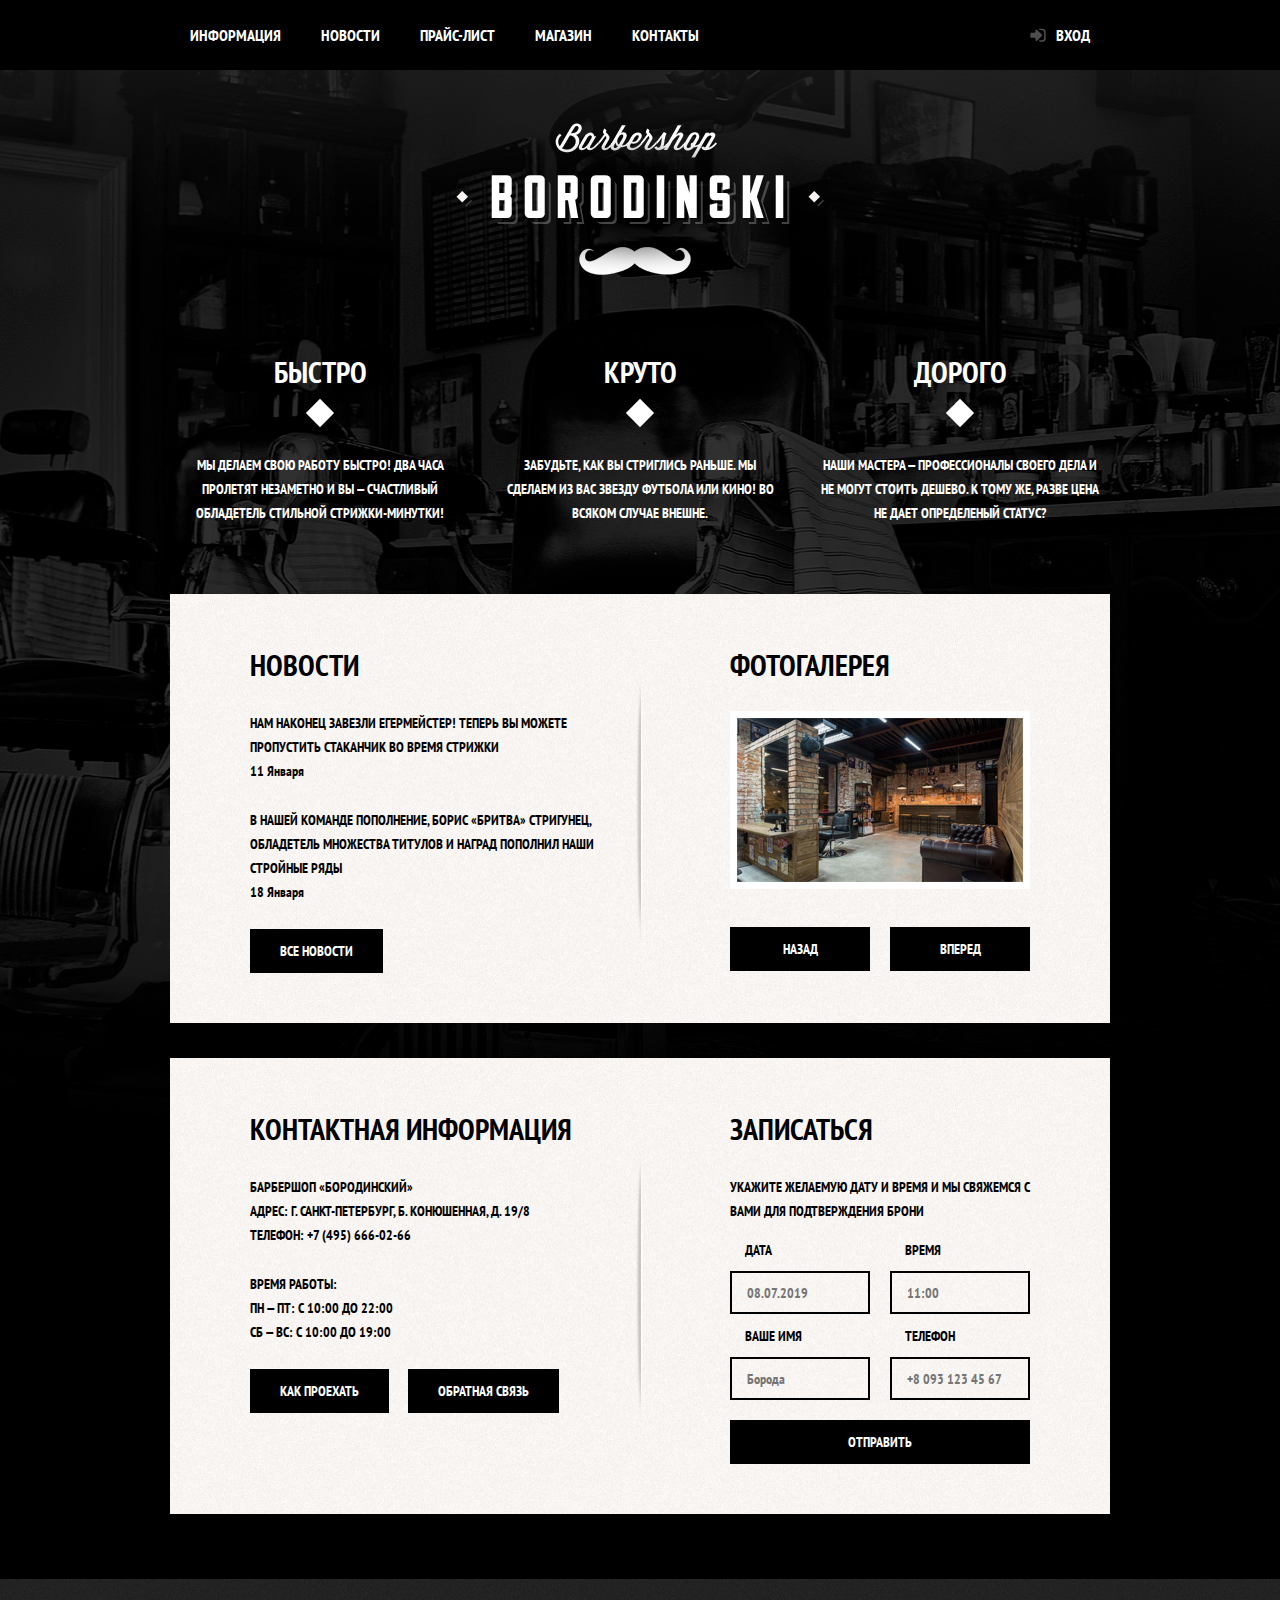
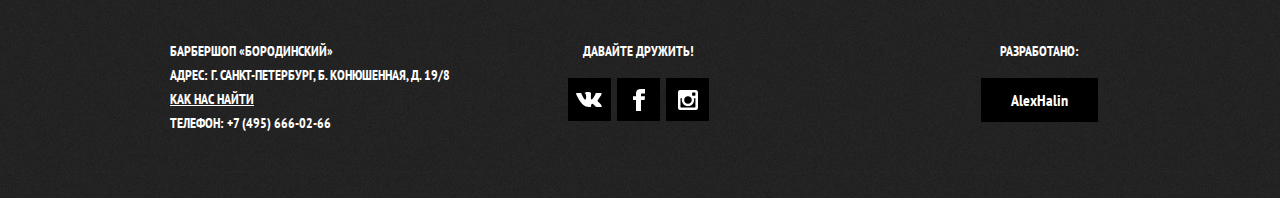
<file: index.html>
<!DOCTYPE html>
<html lang="ru">
<head>
  <meta charset="UTF-8">
  <title>Барбершоп «Бородинский»</title>
  <link rel="stylesheet" href="css/normalize.css">
  <link href="https://fonts.googleapis.com/css?family=PT+Sans+Narrow:400,700&display=swap&subset=cyrillic" rel="stylesheet">
  <link rel="stylesheet" href="css/style.css">
</head>
<body>
<header class="main_header">
    <nav class="main_navigation">
    <a class="main_header_logo"><img src="img/index/BORODINSKI Logo.png" height="204" width="368" alt="Барбершоп «Бородинский»"/></a>
      <div class="main_navigation_wrapper">
        <div class="container">
          <ul class="site_navigation">
            <li><a href="#">Информация</a></li>
            <li><a href="#">Новости</a></li>
            <li><a href="html/price_list.html">Прайс-лист</a></li>
            <li><a href="html/shop.html">Магазин</a></li>
            <li><a href="#">Контакты</a></li>
          </ul>
          <ul class="user_navigation">
            <li><a class="login_link" href="#">Вход</a></li>
          </ul>
        </div>
      </div>
    </nav>
</header>
<main class="container">
  <h2 class="visually_hidden">Барбершоп «Бородинский»</h2>
  <section class="features">
    <h2 class="visually_hidden">Преимущества</h2>
    <ul class="features_list">
      <li class="features_items">
        <h3>Быстро</h3>
        <p>Мы делаем свою работу быстро! Два часа пролетят незаметно и вы —
        счастливый обладетель стильной стрижки-минутки!</p>
      </li>
      <li class="features_items">
        <h3>Круто</h3>
        <p>Забудьте, как вы стриглись раньше. Мы сделаем из вас звезду футбола или кино!
        Во всяком случае внешне.</p>
      </li>
      <li class="features_items">
        <h3>Дорого</h3>
        <p>Наши мастера — профессионалы своего дела и не могут стоить дешево. К тому же,
        разве цена не дает определеный статус?</p>
      </li>
    </ul>
  </section>
  <div class="index">
    <section class="news">
      <h2>Новости</h2>
        <ul class="news_preview">
          <li class="news_item">
            <p>Нам наконец завезли Егермейстер! Теперь вы можете пропустить стаканчик во время стрижки</p>
            <time datetime="2016-01-11"> 11 Января</time>
          </li>
          <li class="news_item">
            <p>В нашей команде пополнение, Борис «бритва» Стригунец, обладетель множества титулов и наград
              пополнил наши стройные ряды</p>
            <time datetime="2016-01-18"> 18 Января</time>
          </li>
        </ul>
        <a class="btn" href="#">Все новости</a>
    </section>
    <section class="gallery">
      <h2>Фотогалерея</h2>
      <div class="gallery_container">
        <figure id="gallery" class="gallery_content">
          <a  href="#" class="photos">
            <img  src="img/index/gallery/0.jpg" height="164" width="286" alt="Интерьер" class="showed"/>
            <img src="img/index/gallery/1.jpg" height="165" width="286"/>
            <img src="img/index/gallery/2.jpg" height="164" width="286"/>
          </a>
        <div class="buttons">
          <button class="btn gallery_button gallery_button_back" type="button">Назад</button>
          <button class="btn gallery_button gallery_button_next" type="button">Вперед</button>
        </div>
        </figure>
      </div>
    </section>
  </div>
  <div class="index">
      <section class="contacts">
        <h2 class="index_content_title">Контактная информация</h2>
        <p>
          Барбершоп «бородинский»<br>
          Адрес: г. Санкт-петербург, б. Конюшенная, д. 19/8<br>
          Телефон: +7 (495) 666-02-66
        </p>
        <p>
          Время работы:<br>
          Пн — пт: с 10:00 до 22:00<br>
          Сб — вс: с 10:00 до 19:00
        </p>
        <a class="btn contacts_button contacts_button_map" href="#">Как проехать</a>
        <a class="btn contacts_button"  href="#">Обратная связь</a>
      </section>
      <section class="appointment">
        <h2>Записаться</h2>
        <p class="appointment_info">Укажите желаемую дату и время и мы свяжемся с вами для подтверждения брони</p>
        <form class="appointment_form" action="http://kakoito_sait_na_kotorii_ni_kto_ne_zahodit.ua" method="post">
          <p class="appointment_item">
            <label for="appointment_data">Дата</label>
            <input id="appointment_data" type="text" name="date" value="" placeholder="08.07.2019">
          </p>
          <p class="appointment_item">
            <label for="appointment_time">Время</label>
            <input id="appointment_time" type="text" name="time" value="" placeholder="11:00">
          </p>
          <p class="appointment_item">
            <label for="appointment_name">Ваше имя</label>
            <input id="appointment_name" type="text" name="name" value="" placeholder="Борода">
          </p>
          <p class="appointment_item">
            <label for="appointment_phone">Телефон</label>
            <input id="appointment_phone" type="tel" name="phone" value="" placeholder="+8 093 123 45 67">
          </p>
          <button class="btn" type="submit">Отправить</button>
        </form>
      </section>
  </div>
</main>
<footer class="main_footer">
  <div class="container">
    <p class="footer_contacts">
      Барбершоп «бородинский»<br>
      Адрес: г. Санкт-петербург, б. Конюшенная, д. 19/8<br>
      <a class="contacts_link_map" href="#">Как нас найти</a><br>
      Телефон: +7 (495) 666-02-66
    </p>
    <div class="footer_social">
      <b>Давайте дружить!</b>
      <ul>
        <li>
          <a class="social_btn" href="#"><span class="visually_hidden">Вконтакте</span>
            <svg xmlns="http://www.w3.org/2000/svg" xmlns:xlink="http://www.w3.org/1999/xlink" viewBox="0 0 27 15" width="27" height="15">
              <path d="M15.1 14.03C15.1 11.99 15.85 10.92 17.35 12.31C18.96 13.92 19.28 14.99 21.2 14.99C21.55 14.99 24.29 14.99 24.63
               14.99C25.49 14.99 25.81 14.67 25.81 14.24C25.81 13.28 24.31 11.67 23.03 10.49C21.2 8.78 21.1 8.78 22.7 6.75C24.52 4.28
                26.99 1.07 24.74 1.07C24.31 1.07 20.88 1.07 20.46 1.07C19.6 1.07 19.6 1.5 19.28 2.25C18.21 4.71 16.17 8.03 15.42 7.5C14.56
                 6.96 14.99 4.93 14.99 1.82C14.99 0.96 14.99 0.43 13.82 0.21C13.17 0.11 12.53 0 11.89 0C9.53 0 7.82 1.07 8.78 1.18C10.5 1.5
                  10.28 5.14 9.96 6.75C9.32 9.53 6.75 4.6 5.68 2.14C5.35 1.5 5.25 1.07 4.28 1.07C3.94 1.07 1.2 1.07 0.86 1.07C0.32 1.07 0 1.28
                   0 1.61C0 2.25 3.21 8.78 6.21 12.1C9.1 15.31 12.1 14.99 14.14 14.99C14.78 14.99 15.1 14.56 15.1 14.03Z" id="akqiBjz0y">
              </path>
              <use xlink:href="#akqiBjz0y" opacity="1" fill="#ffffff" fill-opacity="1"></use>
              <use xlink:href="#akqiBjz0y" opacity="1" fill-opacity="0" stroke="#000000" stroke-width="1" stroke-opacity="0"></use>
            </svg>
          </a>
        </li>
        <li>
          <a class="social_btn" href="#"><span class="visually_hidden">Фейсбук</span>
            <svg xmlns="http://www.w3.org/2000/svg" xmlns:xlink="http://www.w3.org/1999/xlink" viewBox="0 0 12 22" width="12" height="22">
              <path d="M0 7.33L0 11L3 11L3 22L8 22L8 11L11.6 11L12 7.33L8 7.33C8 6.4 8 5.88 8 5.78C8 4.86 8.2 4.58 9.1 4.58C9.29 4.58 10.26
               4.58 12 4.58L12 0C9.72 0 8.45 0 8.2 0C4.6 0 3 1.47 3 4.22C3 4.42 3 5.46 3 7.33L0 7.33Z" id="e1o1qfV0km">
              </path>
              <use xlink:href="#e1o1qfV0km" opacity="1" fill="#ffffff" fill-opacity="1"></use>
              <use xlink:href="#e1o1qfV0km" opacity="1" fill-opacity="0" stroke="#000000" stroke-width="1" stroke-opacity="0"></use>
            </svg>
          </a>
        </li>
        <li>
          <a class="social_btn" href="#"><span class="visually_hidden">Инстаграм</span>
            <svg xmlns="http://www.w3.org/2000/svg" xmlns:xlink="http://www.w3.org/1999/xlink" viewBox="0 0 20 20" width="20" height="20">
              <path d="M18.11 0.05L18.35 0.11L18.57 0.2L18.79 0.31L18.99 0.44L19.18 0.59L19.35 0.75L19.5 0.94L19.63 1.14L19.75 1.35L19.85
              1.58L19.92 1.82L19.97 2.07L20 2.33L20 17.67L19.99 17.93L19.94 18.18L19.88 18.42L19.79 18.65L19.67 18.86L19.54 19.06L19.39
              19.25L19.22 19.41L19.03 19.56L18.83 19.69L18.62 19.8L18.4 19.89L18.16 19.95L17.92 19.99L17.68 20L2.32 20L2.06 19.99L1.81
              19.95L1.57 19.89L1.34 19.8L1.13 19.69L0.93 19.57L0.75 19.42L0.58 19.26L0.44 19.08L0.31 18.89L0.2 18.68L0.11 18.46L0.05
              18.23L0.01 18L0 17.75L0 2.33L0.01 2.07L0.05 1.82L0.11 1.58L0.2 1.35L0.31 1.14L0.44 0.94L0.58 0.75L0.75 0.59L0.93 0.44L1.13
               0.31L1.34 0.2L1.57 0.11L1.81 0.05L2.06 0.01L2.32 0L17.59 0L17.85 0.01L18.11 0.05ZM15.87 8.4L15.9 8.48L15.92 8.55L15.94
                8.63L15.96 8.71L15.97 8.79L15.99 8.87L16 8.95L16.01 9.02L16.01 9.1L16.02 9.17L16.04 9.23L16.05 9.3L16.07 9.37L16.08 9.44L16.09
                 9.52L16.09 9.59L16.1 9.67L16.1 9.74L16.1 9.83L16.1 9.91L16.1 10L16.03 10.91L15.84 11.78L15.53 12.6L15.11 13.36L14.6 14.05L13.99
                  14.66L13.31 15.18L12.55 15.6L11.74 15.91L10.87 16.1L9.96 16.17L9.05 16.1L8.18 15.91L7.36 15.6L6.61 15.18L5.93 14.66L5.32 14.05L4.8
                   13.36L4.39 12.6L4.08 11.78L3.88 10.91L3.82 10L3.82 9.93L3.82 9.86L3.82 9.78L3.82 9.7L3.83 9.62L3.83 9.54L3.84 9.46L3.85 9.39L3.86
                    9.31L3.88 9.24L3.9 9.17L3.9 9.08L3.91 8.99L3.92 8.91L3.93 8.83L3.94 8.76L3.96 8.68L3.98 8.61L4 8.54L4.02 8.47L4.04 8.4L4.07 8.33L2.49
                     8.33L2.49 16.75L2.5 16.86L2.52 16.97L2.56 17.07L2.61 17.16L2.67 17.24L2.75 17.32L2.83 17.38L2.92 17.43L3.02 17.47L3.13 17.49L3.24
                     17.5L16.68 17.5L16.79 17.49L16.9 17.47L17 17.43L17.09 17.38L17.17 17.32L17.25 17.24L17.31 17.16L17.36 17.07L17.4 16.97L17.42 16.86L17.43
                     16.75L17.43 8.33L15.85 8.33L15.87 8.4ZM7.27 7.3L6.45 8.52L6.14 10L6.45 11.48L7.27 12.7L8.49 13.53L9.96 13.83L11.43 13.53L12.65 12.7L13.47
                      11.48L13.78 10L13.47 8.52L12.65 7.3L11.43 6.47L9.96 6.17L8.49 6.47L7.27 7.3ZM14.56 2.56L14.33 2.72L14.17 2.96L14.11 3.25L14.11
                      5.08L14.17 5.38L14.33 5.61L14.56 5.77L14.85 5.83L16.68 5.83L16.88 5.79L17.07 5.65L17.26 5.41L17.43 5.08L17.43 3.25L17.37 2.96L17.21
                       2.72L16.97 2.56L16.68 2.5L14.85 2.5L14.56 2.56Z" id="d25nrwDiiS">
              </path>
              <use xlink:href="#d25nrwDiiS" opacity="1" fill="#ffffff" fill-opacity="1"></use>
              <use xlink:href="#d25nrwDiiS" opacity="1" fill-opacity="0" stroke="#000000" stroke-width="1" stroke-opacity="0"></use>
            </svg>
          </a>
        </li>
      </ul>
    </div>
    <div class="footer_copyright">
      <p>Разработано:</p>
      <a href="https://github.com/AlexHalin" target="_blank"><button class="btn" id="developer">AlexHalin</button></a>
    </div>
  </div>
</footer>
<section class="modal_bg">
  <div class="modal modal_login">
    <h2>Личный кабинет</h2>
    <p class="modal_description">Введите пожалуйста свой логин и пароль</p>
    <form class="login_form" action="http://echo.htmlacademy.ru" method="post">
      <p>
        <label class="visually_hidden" for="user_login">Логин</label>
        <input class="login_icon_user" id="user_login" type="text" name="login" placeholder="Логин">
      </p>
      <p>
        <label class="visually_hidden" for="user_password">Пароль</label>
        <input class="login_icon_password" id="user_password" type="password" name="password" placeholder="Пароль">
      </p>
      <p class="login_help">
        <label class="login_checkbox">
          <input type="checkbox" name="remember" class="visually_hidden">
          <span class=" checkbox_indicator"></span>
          Запомните меня
        </label>
        <a class="restore" href="#">Я забыл пароль!</a>
      </p>
      <button class="btn" type="submit">Войти</button>
    </form>
    <button class="modal_close" type="button">Закрыть</button>
  </div>
</section>
<section class="modal modal_map">
  <h2 class="visually_hidden">Как до нас добраться</h2>
  <iframe src="https://www.google.com/maps/embed?pb=!1m18!1m12!1m3!1d1648.542377909433!2d30.322661435304617!3d59.93926258713205!
  2m3!1f0!2f0!3f0!3m2!1i1024!2i768!4f13.1!3m3!1m2!1s0x4696310fca145cc1%3A0x42b32648d8238007!2z0JHQvtC70YzRiNCw0Y8g0JrQvtC90Y7RiNC
  10L3QvdCw0Y8g0YPQuy4sIDE5LzgsINCh0LDQvdC60YIt0J_QtdGC0LXRgNCx0YPRgNCzLCDQoNC-0YHRltGPLCAxOTExODY!5e0!3m2!1suk!2sua!4v15661485736
  59!5m2!1suk!2sua" width="766" height="560" frameborder="0" style="border:0" allowfullscreen></iframe>
  <p><img src="img/index/map.jpg" width="766" height="560" alt="Офис компании по адресу улица Большая Конюшенная 19.8, Санкт-Петербург"></p>
  <button class="modal_close" type="button">Закрыть</button>
</section>
<section class="modal modal_gallery">
  <figure id="gallery_popup" class="popup_gallery_content">
    <div  class="popup_photos">
      <img src="img/index/gallery/0_0.jpg" width="750" height="480" alt="Интерьер" class="showed"/>
      <img src="img/index/gallery/0_1.jpg" width="750" height="480" alt="Интерьер"/>
      <img src="img/index/gallery/0_2.jpg" width="750" height="480" alt="Интерьер"/>
    </div>
    <div class="popup_buttons">
      <button class="popup_btn popup_gallery_button popup_gallery_button_back" type="button">◀</button>
      <button class="popup_btn popup_gallery_button popup_gallery_button_next" type="button">▶</button>
      <button class="modal_close" type="button">Закрыть</button>
    </div>
  </figure>
</section>
<script src="js/popup.js"></script>
<script src="js/popup_map.js"></script>
<script src="js/gallery.js"></script>
<script src="js/popup_galley.js"></script>
<script src="js/popup_gallery_btn.js"></script>
</body>
</html>
</file>
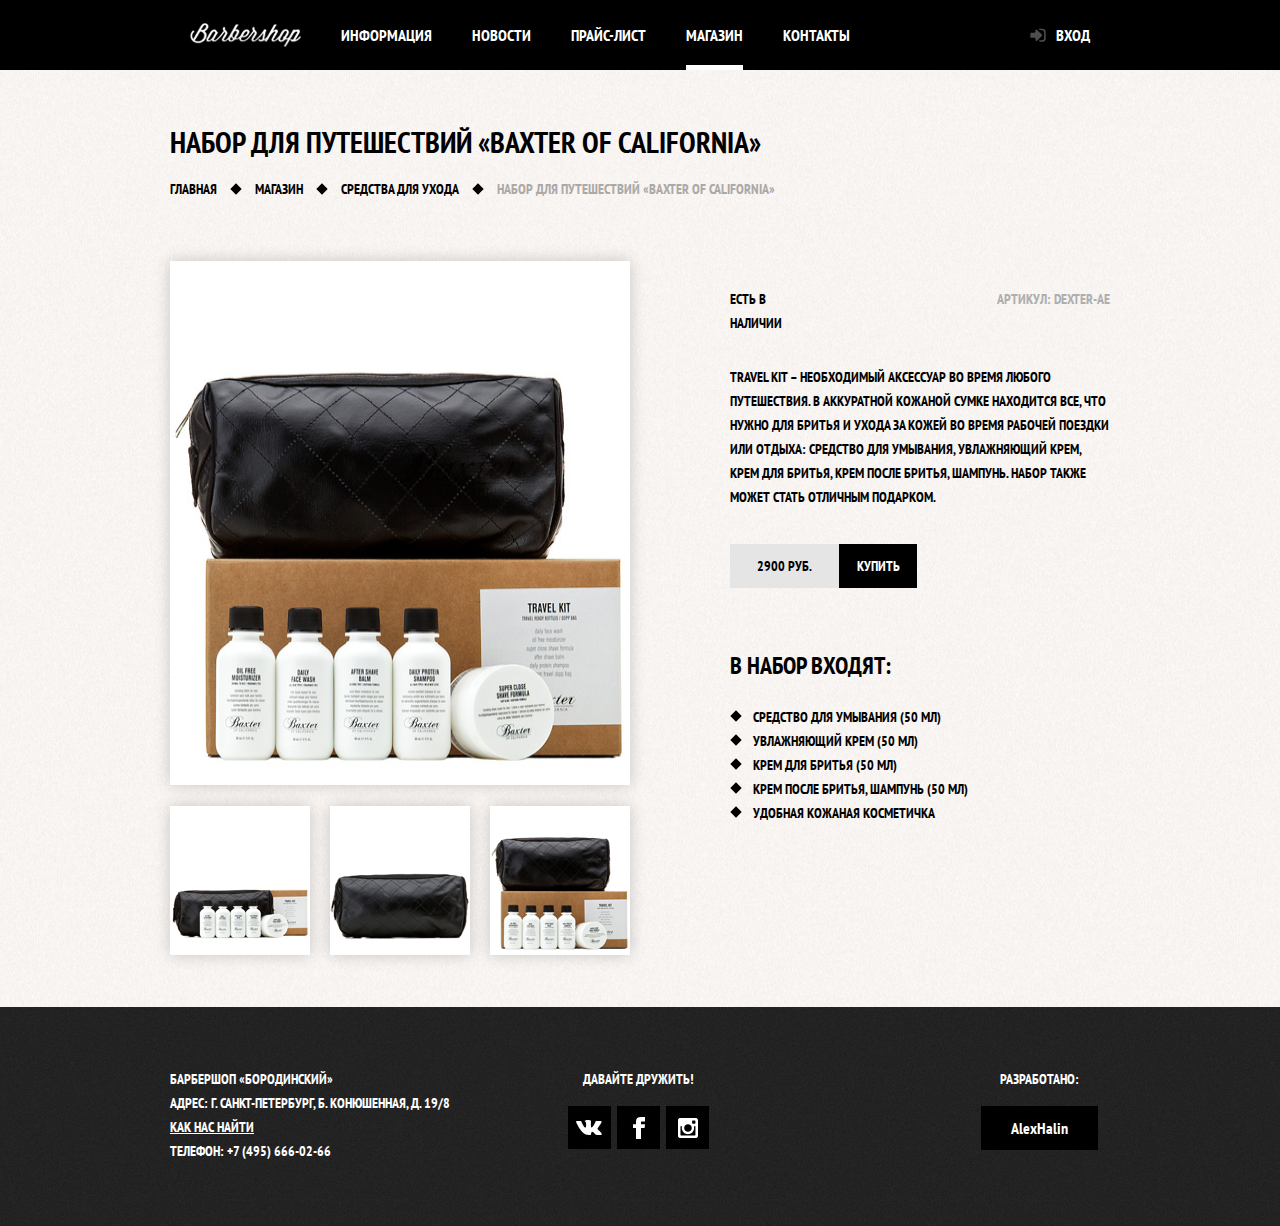
<file: item_1.html>
<!DOCTYPE html>
<html lang="ru">
<head>
    <meta charset="UTF-8">
    <title>набор для путешествий «Baxter of California»</title>
  <link rel="stylesheet" href="normalize.css">
  <link href="https://fonts.googleapis.com/css?family=PT+Sans+Narrow:400,700&display=swap&subset=cyrillic" rel="stylesheet">
  <link rel="stylesheet" href="style.css">
</head>
<body class="inner_page">
<header class="main_header">
  <nav class="main_navigation container">
    <a class="main_header_logo" href="index.html">
      <img src="img/Logo.png" height="24" width="111" alt="Логотип «Бородинский»"/>
    </a>
    <ul class="site_navigation">
      <li><a href="#">Информация</a></li>
      <li><a href="#">Новости</a></li>
      <li><a href="price_list.html">Прайс-лист</a></li>
      <li class="site_navigation_current"><a href="shop.html">Магазин</a></li>
      <li><a href="#">Контакты</a></li>
    </ul>
    <ul class="user_navigation">
      <a class="login_link" href="#">Вход</a>
    </ul>
  </nav>
</header>
<main class="container">
  <div class="inner_page_container">
    <h1 class="page_tittle">Набор для путешествий «Baxter of California»</h1>
    <ul class="breadcrumbs">
      <li class="breadcrumbs_items"><a href="index.html">Главная</a></li>
      <li class="breadcrumbs_items"><a href="shop.html">Магазин</a></li>
      <li class="breadcrumbs_items"><a href="shop.html">Средства для ухода</a></li>
      <li class="breadcrumbs_current">Набор для путешествий «Baxter of California»</li>
    </ul>
  </div>
  <div class="catalog_columns">
    <section class="product_photo">
      <h2 class="visually_hidden">Изображения товара</h2>
      <p class="Product_photo_full">
        <img src="img/item_1/Item_Layer 47 copy.jpg" height="524" width="486" alt="Фото всего набора">
      </p>
      <ul class="product_photo_preview">
        <li><img src="img/item_1/Item_Layer 45.png" height="149" width="140" alt="Фото в анфас"></li>
        <li><img src="img/item_1/Item_Layer 46.png" height="149" width="140" alt="Фото в профиль"></li>
        <li><img src="img/item_1/Item_Layer 47.png" height="149" width="140" alt="Фото отдельной части"></li>
      </ul>
    </section>
    <section class="product_container">
      <div class="product_info">
        <h2 class="visually_hidden">Описание товара</h2>
        <p class="product_availability">Есть в наличии</p>
        <p class="product_article">Артикул: dexter-ae</p>
        <p class="product_text">
          Travel Kit – необходимый аксессуар во время любого путешествия.
          В аккуратной кожаной сумке находится все, что нужно для бритья и ухода за кожей во время
          рабочей поездки или отдыха: средство для умывания, увлажняющий крем, крем для бритья, крем
          после бритья, шампунь. Набор также может стать отличным подарком.
        </p>
      </div>
      <p class="catalog_item_price">
        <b>2900 руб.</b>
        <a class="button" href="#">Купить</a>
      </p>
      <h3 class="specifications">В набор входят:</h3>
      <ul class="product_specifications">
        <li class="list_style_item">Средство для умывания (50 мл)</li>
        <li class="list_style_item">Увлажняющий крем (50 мл)</li>
        <li class="list_style_item">Крем для бритья (50 мл)</li>
        <li class="list_style_item">Крем после бритья, шампунь (50 мл)</li>
        <li class="list_style_item">Удобная кожаная косметичка</li>
      </ul>
    </section>
  </div>
</main>
<footer class="main_footer">
  <div class="container">
    <p class="footer_contacts">
      Барбершоп «бородинский»<br>
      Адрес: г. Санкт-петербург, б. Конюшенная, д. 19/8<br>
      <a class="contacts_button_map" href="#">Как нас найти</a><br>
      Телефон: +7 (495) 666-02-66
    </p>
    <div class="footer_social">
      <b>Давайте дружить!</b>
      <ul>
        <li>
          <a class="social_btn" href="#"><span class="visually_hidden">Вконтакте</span>
            <svg xmlns="http://www.w3.org/2000/svg" xmlns:xlink="http://www.w3.org/1999/xlink" viewBox="0 0 27 15" width="27" height="15">
              <path d="M15.1 14.03C15.1 11.99 15.85 10.92 17.35 12.31C18.96 13.92 19.28 14.99 21.2 14.99C21.55 14.99 24.29 14.99 24.63 14.99C25.49 14.99 25.81 14.67 25.81 14.24C25.81                13.28 24.31 11.67 23.03 10.49C21.2 8.78 21.1 8.78 22.7 6.75C24.52 4.28 26.99 1.07 24.74 1.07C24.31 1.07 20.88 1.07 20.46 1.07C19.6 1.07 19.6 1.5 19.28 2.25C18.21 4.71                 16.17 8.03 15.42 7.5C14.56 6.96 14.99 4.93 14.99 1.82C14.99 0.96 14.99 0.43 13.82 0.21C13.17 0.11 12.53 0 11.89 0C9.53 0 7.82 1.07 8.78 1.18C10.5 1.5 10.28 5.14 9.96                  6.75C9.32 9.53 6.75 4.6 5.68 2.14C5.35 1.5 5.25 1.07 4.28 1.07C3.94 1.07 1.2 1.07 0.86 1.07C0.32 1.07 0 1.28 0 1.61C0 2.25 3.21 8.78 6.21 12.1C9.1 15.31 12.1 14.99                    14.14 14.99C14.78 14.99 15.1 14.56 15.1 14.03Z" id="akqiBjz0y">
              </path>
              <use xlink:href="#akqiBjz0y" opacity="1" fill="#ffffff" fill-opacity="1"></use>
              <use xlink:href="#akqiBjz0y" opacity="1" fill-opacity="0" stroke="#000000" stroke-width="1" stroke-opacity="0"></use>
            </svg>
          </a>
        </li>
        <li>
          <a class="social_btn" href="#"><span class="visually_hidden">Фейсбук</span>
            <svg xmlns="http://www.w3.org/2000/svg" xmlns:xlink="http://www.w3.org/1999/xlink" viewBox="0 0 12 22" width="12" height="22">
              <path d="M0 7.33L0 11L3 11L3 22L8 22L8 11L11.6 11L12 7.33L8 7.33C8 6.4 8 5.88 8 5.78C8 4.86 8.2 4.58 9.1 4.58C9.29 4.58 10.26
               4.58 12 4.58L12 0C9.72 0 8.45 0 8.2 0C4.6 0 3 1.47 3 4.22C3 4.42 3 5.46 3 7.33L0 7.33Z" id="e1o1qfV0km">
              </path>
              <use xlink:href="#e1o1qfV0km" opacity="1" fill="#ffffff" fill-opacity="1"></use>
              <use xlink:href="#e1o1qfV0km" opacity="1" fill-opacity="0" stroke="#000000" stroke-width="1" stroke-opacity="0"></use>
            </svg>
          </a>
        </li>
        <li>
          <a class="social_btn" href="#"><span class="visually_hidden">Инстаграм</span>
            <svg xmlns="http://www.w3.org/2000/svg" xmlns:xlink="http://www.w3.org/1999/xlink" viewBox="0 0 20 20" width="20" height="20">
              <path d="M18.11 0.05L18.35 0.11L18.57 0.2L18.79 0.31L18.99 0.44L19.18 0.59L19.35 0.75L19.5 0.94L19.63 1.14L19.75 1.35L19.85
              1.58L19.92 1.82L19.97 2.07L20 2.33L20 17.67L19.99 17.93L19.94 18.18L19.88 18.42L19.79 18.65L19.67 18.86L19.54 19.06L19.39
              19.25L19.22 19.41L19.03 19.56L18.83 19.69L18.62 19.8L18.4 19.89L18.16 19.95L17.92 19.99L17.68 20L2.32 20L2.06 19.99L1.81
              19.95L1.57 19.89L1.34 19.8L1.13 19.69L0.93 19.57L0.75 19.42L0.58 19.26L0.44 19.08L0.31 18.89L0.2 18.68L0.11 18.46L0.05
              18.23L0.01 18L0 17.75L0 2.33L0.01 2.07L0.05 1.82L0.11 1.58L0.2 1.35L0.31 1.14L0.44 0.94L0.58 0.75L0.75 0.59L0.93 0.44L1.13
               0.31L1.34 0.2L1.57 0.11L1.81 0.05L2.06 0.01L2.32 0L17.59 0L17.85 0.01L18.11 0.05ZM15.87 8.4L15.9 8.48L15.92 8.55L15.94
                8.63L15.96 8.71L15.97 8.79L15.99 8.87L16 8.95L16.01 9.02L16.01 9.1L16.02 9.17L16.04 9.23L16.05 9.3L16.07 9.37L16.08 9.44L16.09
                 9.52L16.09 9.59L16.1 9.67L16.1 9.74L16.1 9.83L16.1 9.91L16.1 10L16.03 10.91L15.84 11.78L15.53 12.6L15.11 13.36L14.6 14.05L13.99
                  14.66L13.31 15.18L12.55 15.6L11.74 15.91L10.87 16.1L9.96 16.17L9.05 16.1L8.18 15.91L7.36 15.6L6.61 15.18L5.93 14.66L5.32 14.05L4.8
                   13.36L4.39 12.6L4.08 11.78L3.88 10.91L3.82 10L3.82 9.93L3.82 9.86L3.82 9.78L3.82 9.7L3.83 9.62L3.83 9.54L3.84 9.46L3.85 9.39L3.86
                    9.31L3.88 9.24L3.9 9.17L3.9 9.08L3.91 8.99L3.92 8.91L3.93 8.83L3.94 8.76L3.96 8.68L3.98 8.61L4 8.54L4.02 8.47L4.04 8.4L4.07 8.33L2.49
                     8.33L2.49 16.75L2.5 16.86L2.52 16.97L2.56 17.07L2.61 17.16L2.67 17.24L2.75 17.32L2.83 17.38L2.92 17.43L3.02 17.47L3.13 17.49L3.24
                     17.5L16.68 17.5L16.79 17.49L16.9 17.47L17 17.43L17.09 17.38L17.17 17.32L17.25 17.24L17.31 17.16L17.36 17.07L17.4 16.97L17.42 16.86L17.43
                     16.75L17.43 8.33L15.85 8.33L15.87 8.4ZM7.27 7.3L6.45 8.52L6.14 10L6.45 11.48L7.27 12.7L8.49 13.53L9.96 13.83L11.43 13.53L12.65 12.7L13.47
                      11.48L13.78 10L13.47 8.52L12.65 7.3L11.43 6.47L9.96 6.17L8.49 6.47L7.27 7.3ZM14.56 2.56L14.33 2.72L14.17 2.96L14.11 3.25L14.11
                      5.08L14.17 5.38L14.33 5.61L14.56 5.77L14.85 5.83L16.68 5.83L16.88 5.79L17.07 5.65L17.26 5.41L17.43 5.08L17.43 3.25L17.37 2.96L17.21
                       2.72L16.97 2.56L16.68 2.5L14.85 2.5L14.56 2.56Z" id="d25nrwDiiS">
              </path>
              <use xlink:href="#d25nrwDiiS" opacity="1" fill="#ffffff" fill-opacity="1"></use>
              <use xlink:href="#d25nrwDiiS" opacity="1" fill-opacity="0" stroke="#000000" stroke-width="1" stroke-opacity="0"></use>
            </svg>
          </a>
        </li>
      </ul>
    </div>
    <div class="footer_copyright">
      <p>Разработано:</p>
      <a href="https://github.com/AlexHalin" target="_blank"><button class="btn" id="developer">AlexHalin</button></a>
    </div>
  </div>
</footer>
<section class="modal modal_login">
  <h2>Личный кабинет</h2>
  <p class="modal_description">Введите пожалуйста свой логин и пароль</p>
  <form class="login_form" action="http://echo.htmlacademy.ru" method="post">
    <p>
      <label class="visually_hidden" for="user_login">Логин</label>
      <input class="login_icon_user" id="user_login" type="text" name="login" placeholder="Логин">
    </p>
    <p>
      <label class="visually_hidden" for="user_password">Пароль</label>
      <input class="login_icon_password" id="user_password" type="password" name="password" placeholder="Пароль">
    </p>
    <p class="login_help">
      <label class="login_checkbox">
        <input type="checkbox" name="remember" class="visually_hidden">
        <span class=" checkbox_indicator"></span>
        Запомните меня
      </label>
      <a class="restore" href="#">Я забыл пароль!</a>
    </p>
    <button class="btn" type="submit">Войти</button>
  </form>
  <button class="modal_close" type="button">Закрыть</button>
</section>
<section class="modal modal_map">
  <h2 class="visually_hidden">Как до нас добраться</h2>
  <iframe src="https://www.google.com/maps/embed?pb=!1m18!1m12!1m3!1d1648.542377909433!2d30.322661435304617!3d59.93926258713205!
  2m3!1f0!2f0!3f0!3m2!1i1024!2i768!4f13.1!3m3!1m2!1s0x4696310fca145cc1%3A0x42b32648d8238007!2z0JHQvtC70YzRiNCw0Y8g0JrQvtC90Y7RiNC
  10L3QvdCw0Y8g0YPQuy4sIDE5LzgsINCh0LDQvdC60YIt0J_QtdGC0LXRgNCx0YPRgNCzLCDQoNC-0YHRltGPLCAxOTExODY!5e0!3m2!1suk!2sua!4v15661485736
  59!5m2!1suk!2sua" width="766" height="560" frameborder="0" style="border:0" allowfullscreen></iframe>
  <p><img src="img/index/map.jpg" width="766" height="560" alt="Офис компании по адресу улица Большая Конюшенная 19.8, Санкт-Петербург"></p>
  <button class="modal_close" type="button">Закрыть</button>
</section>
<script src="popup.js"></script>
<script src="popup_map.js"></script>
</body>
</html>
</file>
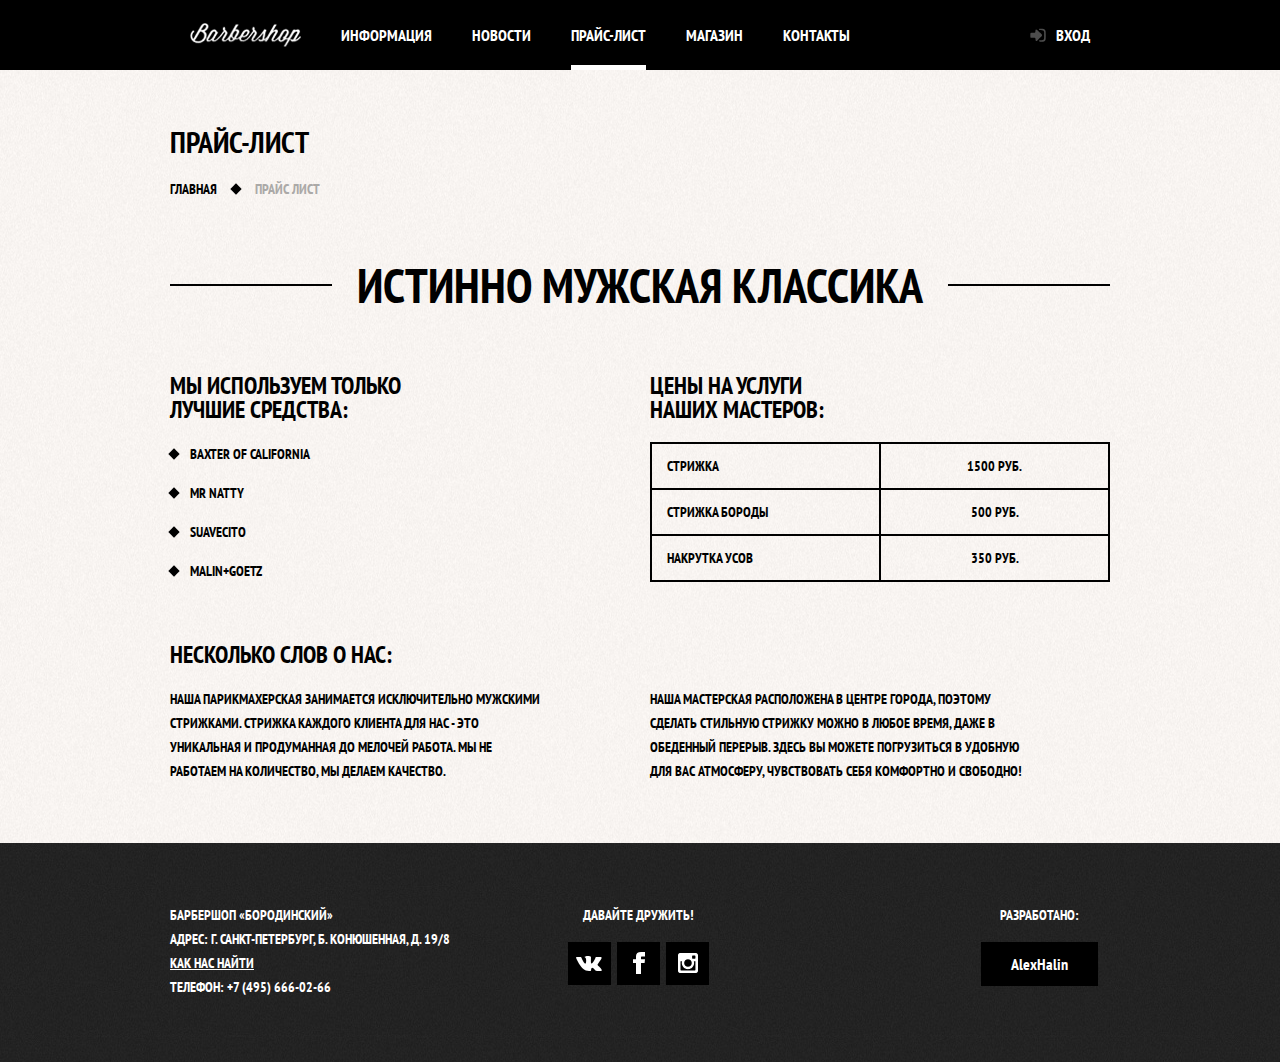
<file: price_list.html>
<!DOCTYPE html>
<html lang="ru">
<head>
    <meta charset="UTF-8">
    <title>Прайс лист</title>
    <link rel="stylesheet" href="normalize.css">
    <link href="https://fonts.googleapis.com/css?family=PT+Sans+Narrow:400,700&display=swap&subset=cyrillic" rel="stylesheet">
    <link rel="stylesheet" href="style.css">
</head>
<body class="inner_page">
<header class="main_header">
  <nav class="main_navigation container">
    <a class="main_header_logo" href="index.html">
      <img src="img/Logo.png" height="24" width="111" alt="Логотип «Бородинский»"/>
    </a>
      <ul class="site_navigation">
        <li><a href="#">Информация</a></li>
        <li><a href="#">Новости</a></li>
        <li class="site_navigation_current"><a href="price_list.html">Прайс-лист</a></li>
        <li><a href="shop.html">Магазин</a></li>
        <li><a href="#">Контакты</a></li>
      </ul>
    <ul class="user_navigation">
      <a class="login_link" href="#">Вход</a>
    </ul>
  </nav>
</header>
<main class="container">
  <div class="inner_page_container">
    <h1 class="page_tittle">Прайс-лист</h1>
    <ul class="breadcrumbs">
      <li class="breadcrumbs_items"><a href="index.html">Главная</a></li>
      <li class="breadcrumbs_current">Прайс лист</li>
    </ul>
  </div>
  <div class="inner_content">
  <span class="bid_heading">ИСТИННО МУЖСКАЯ КЛАССИКА</span>
    <div class="inner_columns">
      <div class="inner_column_left">
        <h2>Мы используем только<br> лучшие средства:</h2>
        <ul class="custom_list_1">
          <li>Baxter of California</li>
          <li>Mr Natty</li>
          <li>Suavecito</li>
          <li>Malin+Goetz</li>
        </ul>
      </div>
      <div class="inner_column_right">
        <h2>Цены на услуги<br> Наших мастеров:</h2>
        <table class="custom_table_1">
          <tr>
            <td>Стрижка</td>
            <td>1500 руб.</td>
          </tr>
          <tr>
            <td>Стрижка бороды</td>
            <td>500 руб.</td>
          </tr>
          <tr>
            <td>Накрутка усов</td>
            <td>350 руб.</td>
          </tr>
        </table>
      </div>
  </div>
    <div class="inner_columns">
      <h2>Несколько слов о нас:</h2>
      <div class="inner_column_left">
        <p class="short_text">Наша парикмахерская занимается исключительно мужскими стрижками.
           Стрижка каждого клиента для нас - это уникальная и продуманная до мелочей работа.
           Мы не работаем на количество, мы делаем качество.
        </p>
      </div>
      <div class="inner_column_right">
        <p class="short_text">Наша мастерская расположена в центре города, поэтому сделать стильную стрижку
           можно в любое время, даже в обеденный перерыв. Здесь вы можете погрузиться в
           удобную для вас атмосферу, чувствовать себя комфортно и свободно!
        </p>
      </div>
    </div>
  </div>
</main>
<footer class="main_footer">
  <div class="container">
    <p class="footer_contacts">
      Барбершоп «бородинский»<br>
      Адрес: г. Санкт-петербург, б. Конюшенная, д. 19/8<br>
      <a class="contacts_button_map" href="#">Как нас найти</a><br>
      Телефон: +7 (495) 666-02-66
    </p>
    <div class="footer_social">
      <b>Давайте дружить!</b>
      <ul>
        <li>
          <a class="social_btn" href="#"><span class="visually_hidden">Вконтакте</span>
            <svg xmlns="http://www.w3.org/2000/svg" xmlns:xlink="http://www.w3.org/1999/xlink" viewBox="0 0 27 15" width="27" height="15">
              <path d="M15.1 14.03C15.1 11.99 15.85 10.92 17.35 12.31C18.96 13.92 19.28 14.99 21.2 14.99C21.55 14.99 24.29 14.99 24.63
               14.99C25.49 14.99 25.81 14.67 25.81 14.24C25.81 13.28 24.31 11.67 23.03 10.49C21.2 8.78 21.1 8.78 22.7 6.75C24.52 4.28
                26.99 1.07 24.74 1.07C24.31 1.07 20.88 1.07 20.46 1.07C19.6 1.07 19.6 1.5 19.28 2.25C18.21 4.71 16.17 8.03 15.42 7.5C14.56
                 6.96 14.99 4.93 14.99 1.82C14.99 0.96 14.99 0.43 13.82 0.21C13.17 0.11 12.53 0 11.89 0C9.53 0 7.82 1.07 8.78 1.18C10.5 1.5
                  10.28 5.14 9.96 6.75C9.32 9.53 6.75 4.6 5.68 2.14C5.35 1.5 5.25 1.07 4.28 1.07C3.94 1.07 1.2 1.07 0.86 1.07C0.32 1.07 0 1.28
                   0 1.61C0 2.25 3.21 8.78 6.21 12.1C9.1 15.31 12.1 14.99 14.14 14.99C14.78 14.99 15.1 14.56 15.1 14.03Z" id="akqiBjz0y">
              </path>
              <use xlink:href="#akqiBjz0y" opacity="1" fill="#ffffff" fill-opacity="1"></use>
              <use xlink:href="#akqiBjz0y" opacity="1" fill-opacity="0" stroke="#000000" stroke-width="1" stroke-opacity="0"></use>
            </svg>
          </a>
        </li>
        <li>
          <a class="social_btn" href="#"><span class="visually_hidden">Фейсбук</span>
            <svg xmlns="http://www.w3.org/2000/svg" xmlns:xlink="http://www.w3.org/1999/xlink" viewBox="0 0 12 22" width="12" height="22">
              <path d="M0 7.33L0 11L3 11L3 22L8 22L8 11L11.6 11L12 7.33L8 7.33C8 6.4 8 5.88 8 5.78C8 4.86 8.2 4.58 9.1 4.58C9.29 4.58 10.26
               4.58 12 4.58L12 0C9.72 0 8.45 0 8.2 0C4.6 0 3 1.47 3 4.22C3 4.42 3 5.46 3 7.33L0 7.33Z" id="e1o1qfV0km">
              </path>
              <use xlink:href="#e1o1qfV0km" opacity="1" fill="#ffffff" fill-opacity="1"></use>
              <use xlink:href="#e1o1qfV0km" opacity="1" fill-opacity="0" stroke="#000000" stroke-width="1" stroke-opacity="0"></use>
            </svg>
          </a>
        </li>
        <li>
          <a class="social_btn" href="#"><span class="visually_hidden">Инстаграм</span>
            <svg xmlns="http://www.w3.org/2000/svg" xmlns:xlink="http://www.w3.org/1999/xlink" viewBox="0 0 20 20" width="20" height="20">
              <path d="M18.11 0.05L18.35 0.11L18.57 0.2L18.79 0.31L18.99 0.44L19.18 0.59L19.35 0.75L19.5 0.94L19.63 1.14L19.75 1.35L19.85
              1.58L19.92 1.82L19.97 2.07L20 2.33L20 17.67L19.99 17.93L19.94 18.18L19.88 18.42L19.79 18.65L19.67 18.86L19.54 19.06L19.39
              19.25L19.22 19.41L19.03 19.56L18.83 19.69L18.62 19.8L18.4 19.89L18.16 19.95L17.92 19.99L17.68 20L2.32 20L2.06 19.99L1.81
              19.95L1.57 19.89L1.34 19.8L1.13 19.69L0.93 19.57L0.75 19.42L0.58 19.26L0.44 19.08L0.31 18.89L0.2 18.68L0.11 18.46L0.05
              18.23L0.01 18L0 17.75L0 2.33L0.01 2.07L0.05 1.82L0.11 1.58L0.2 1.35L0.31 1.14L0.44 0.94L0.58 0.75L0.75 0.59L0.93 0.44L1.13
               0.31L1.34 0.2L1.57 0.11L1.81 0.05L2.06 0.01L2.32 0L17.59 0L17.85 0.01L18.11 0.05ZM15.87 8.4L15.9 8.48L15.92 8.55L15.94
                8.63L15.96 8.71L15.97 8.79L15.99 8.87L16 8.95L16.01 9.02L16.01 9.1L16.02 9.17L16.04 9.23L16.05 9.3L16.07 9.37L16.08 9.44L16.09
                 9.52L16.09 9.59L16.1 9.67L16.1 9.74L16.1 9.83L16.1 9.91L16.1 10L16.03 10.91L15.84 11.78L15.53 12.6L15.11 13.36L14.6 14.05L13.99
                  14.66L13.31 15.18L12.55 15.6L11.74 15.91L10.87 16.1L9.96 16.17L9.05 16.1L8.18 15.91L7.36 15.6L6.61 15.18L5.93 14.66L5.32 14.05L4.8
                   13.36L4.39 12.6L4.08 11.78L3.88 10.91L3.82 10L3.82 9.93L3.82 9.86L3.82 9.78L3.82 9.7L3.83 9.62L3.83 9.54L3.84 9.46L3.85 9.39L3.86
                    9.31L3.88 9.24L3.9 9.17L3.9 9.08L3.91 8.99L3.92 8.91L3.93 8.83L3.94 8.76L3.96 8.68L3.98 8.61L4 8.54L4.02 8.47L4.04 8.4L4.07 8.33L2.49
                     8.33L2.49 16.75L2.5 16.86L2.52 16.97L2.56 17.07L2.61 17.16L2.67 17.24L2.75 17.32L2.83 17.38L2.92 17.43L3.02 17.47L3.13 17.49L3.24
                     17.5L16.68 17.5L16.79 17.49L16.9 17.47L17 17.43L17.09 17.38L17.17 17.32L17.25 17.24L17.31 17.16L17.36 17.07L17.4 16.97L17.42 16.86L17.43
                     16.75L17.43 8.33L15.85 8.33L15.87 8.4ZM7.27 7.3L6.45 8.52L6.14 10L6.45 11.48L7.27 12.7L8.49 13.53L9.96 13.83L11.43 13.53L12.65 12.7L13.47
                      11.48L13.78 10L13.47 8.52L12.65 7.3L11.43 6.47L9.96 6.17L8.49 6.47L7.27 7.3ZM14.56 2.56L14.33 2.72L14.17 2.96L14.11 3.25L14.11
                      5.08L14.17 5.38L14.33 5.61L14.56 5.77L14.85 5.83L16.68 5.83L16.88 5.79L17.07 5.65L17.26 5.41L17.43 5.08L17.43 3.25L17.37 2.96L17.21
                       2.72L16.97 2.56L16.68 2.5L14.85 2.5L14.56 2.56Z" id="d25nrwDiiS">
              </path>
              <use xlink:href="#d25nrwDiiS" opacity="1" fill="#ffffff" fill-opacity="1"></use>
              <use xlink:href="#d25nrwDiiS" opacity="1" fill-opacity="0" stroke="#000000" stroke-width="1" stroke-opacity="0"></use>
            </svg>
          </a>
        </li>
      </ul>
    </div>
    <div class="footer_copyright">
      <p>Разработано:</p>
      <a href="https://github.com/AlexHalin" target="_blank"><button class="btn" id="developer">AlexHalin</button></a>
    </div>
  </div>
</footer>
<section class="modal modal_login">
  <h2>Личный кабинет</h2>
  <p class="modal_description">Введите пожалуйста свой логин и пароль</p>
  <form class="login_form" action="http://echo.htmlacademy.ru" method="post">
    <p>
      <label class="visually_hidden" for="user_login">Логин</label>
      <input class="login_icon_user" id="user_login" type="text" name="login" placeholder="Логин">
    </p>
    <p>
      <label class="visually_hidden" for="user_password">Пароль</label>
      <input class="login_icon_password" id="user_password" type="password" name="password" placeholder="Пароль">
    </p>
    <p class="login_help">
      <label class="login_checkbox">
        <input type="checkbox" name="remember" class="visually_hidden">
        <span class=" checkbox_indicator"></span>
        Запомните меня
      </label>
      <a class="restore" href="#">Я забыл пароль!</a>
    </p>
    <button class="btn" type="submit">Войти</button>
  </form>
  <button class="modal_close" type="button">Закрыть</button>
</section>
<section class="modal modal_map">
  <h2 class="visually_hidden">Как до нас добраться</h2>
  <iframe src="https://www.google.com/maps/embed?pb=!1m18!1m12!1m3!1d1648.542377909433!2d30.322661435304617!3d59.93926258713205!
  2m3!1f0!2f0!3f0!3m2!1i1024!2i768!4f13.1!3m3!1m2!1s0x4696310fca145cc1%3A0x42b32648d8238007!2z0JHQvtC70YzRiNCw0Y8g0JrQvtC90Y7RiNC
  10L3QvdCw0Y8g0YPQuy4sIDE5LzgsINCh0LDQvdC60YIt0J_QtdGC0LXRgNCx0YPRgNCzLCDQoNC-0YHRltGPLCAxOTExODY!5e0!3m2!1suk!2sua!4v15661485736
  59!5m2!1suk!2sua" width="766" height="560" frameborder="0" style="border:0" allowfullscreen></iframe>
  <p><img src="img/index/map.jpg" width="766" height="560" alt="Офис компании по адресу улица Большая Конюшенная 19.8, Санкт-Петербург"></p>
  <button class="modal_close" type="button">Закрыть</button>
</section>
<script src="popup.js"></script>
<script src="popup_map.js"></script>
</body>
</html>
</file>
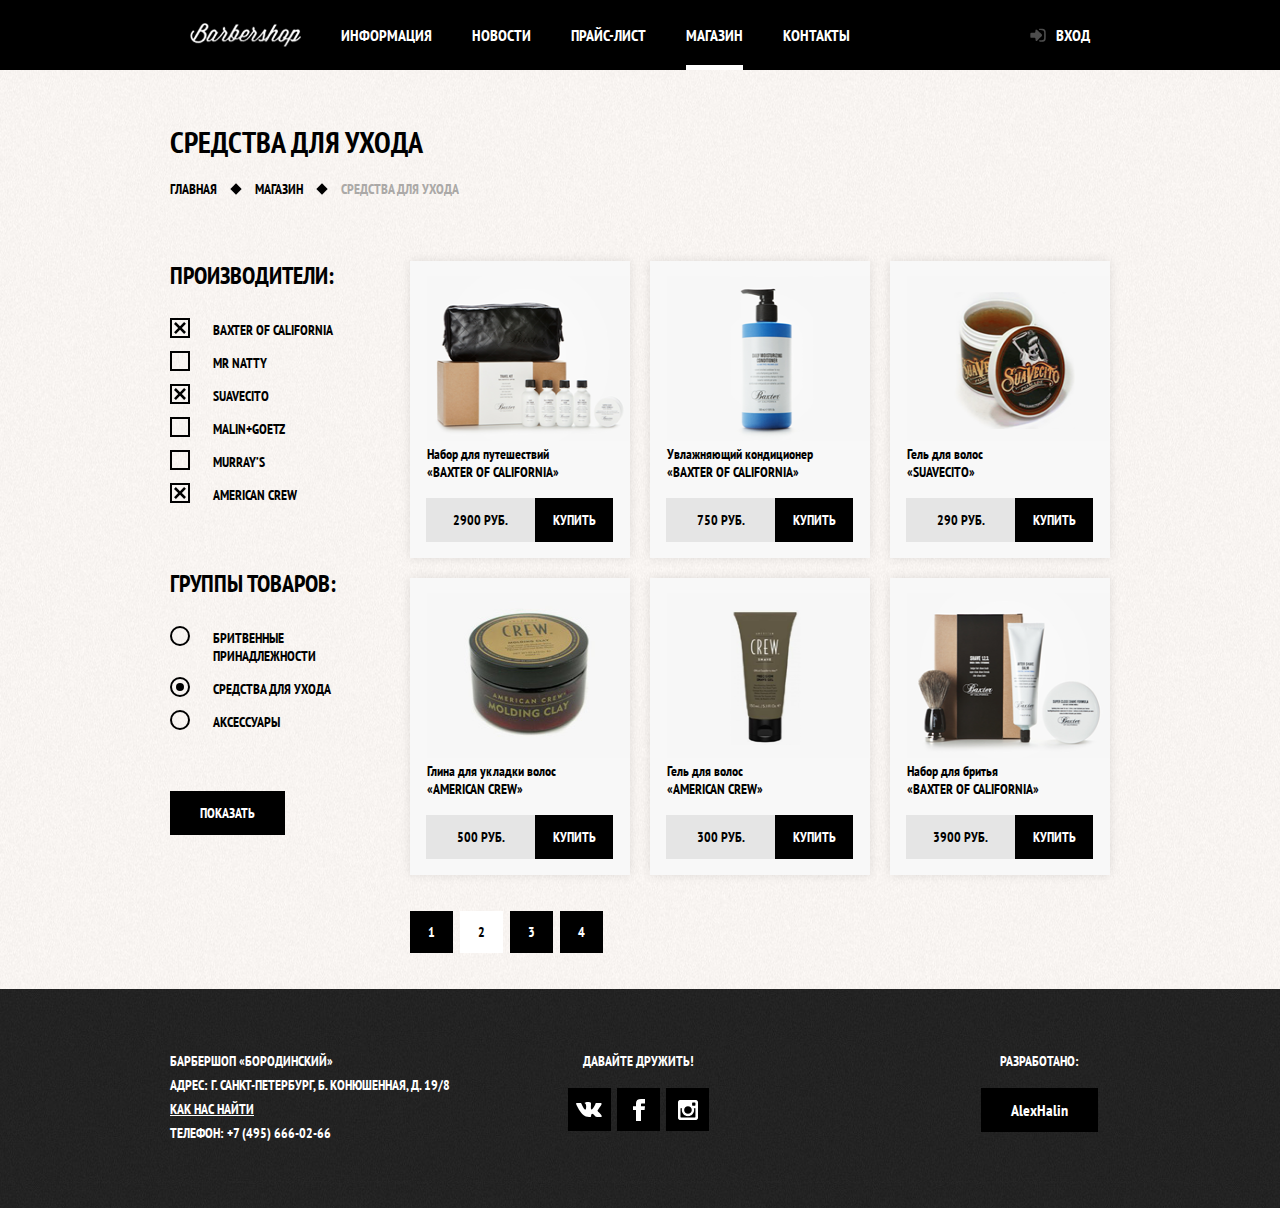
<file: shop.html>
<!DOCTYPE html>
<html lang="ru">
<head>
  <meta charset="UTF-8">
  <title>Барбершоп Магазин</title>
  <link rel="stylesheet" href="normalize.css">
  <link href="https://fonts.googleapis.com/css?family=PT+Sans+Narrow:400,700&display=swap&subset=cyrillic" rel="stylesheet">
  <link rel="stylesheet" href="style.css">
</head>
<body class="inner_page">
<header class="main_header">
  <nav class="main_navigation container">
    <a class="main_header_logo" href="index.html">
      <img src="img/Logo.png" height="24" width="111" alt="Логотип «Бородинский»"/>
    </a>
    <ul class="site_navigation">
      <li><a href="#">Информация</a></li>
      <li><a href="#">Новости</a></li>
      <li><a href="price_list.html">Прайс-лист</a></li>
      <li class="site_navigation_current"><a href="shop.html">Магазин</a></li>
      <li><a href="#">Контакты</a></li>
    </ul>
    <ul class="user_navigation">
      <a class="login_link" href="#">Вход</a>
    </ul>
  </nav>
</header>
<main class="container">
  <div class="inner_page_container">
    <h1 class="page_tittle">Средства для ухода</h1>
      <ul class="breadcrumbs">
        <li class="breadcrumbs_items"><a href="index.html">Главная</a></li>
        <li class="breadcrumbs_items"><a href="shop.html">Магазин</a></li>
        <li class="breadcrumbs_current">Средства для ухода</li>
      </ul>
  </div>
  <div class="catalog_columns">
    <section class="filters">
      <h2 class="visually_hidden">Фильтр товаров</h2>
      <form class="filter" method="get" action="https://echo.htmlacademy.ru">
        <fieldset>
          <legend>ПРОИЗВОДИТЕЛИ:</legend>
          <ul>
            <li class="filter_option">
              <input class="visually_hidden filter_input filter_input_checkbox" type="checkbox" name="baxter_of_california" id="filter_baxter_of_california" checked>
              <label for="filter_baxter_of_california">Baxter of California</label>
            </li>
            <li class="filter_option">
              <input class="visually_hidden filter_input filter_input_checkbox" type="checkbox" name="mr_natty" id="filter_mr_natty">
              <label for="filter_mr_natty">Mr Natty</label>
            </li>
            <li class="filter_option">
              <input class="visually_hidden filter_input filter_input_checkbox" type="checkbox" name="suavecito" id="filter_suavecito" checked>
              <label for="filter_suavecito">Suavecito</label>
            </li>
            <li class="filter_option">
              <input class="visually_hidden filter_input filter_input_checkbox" type="checkbox" name="malin_goetz" id="filter_malin_goetz">
              <label for="filter_malin_goetz">Malin+Goetz</label>
            </li>
            <li class="filter_option">
              <input class="visually_hidden filter_input filter_input_checkbox" type="checkbox" name="murrays" id="filter_murrays">
              <label for="filter_murrays">Murray’s</label>
            </li>
            <li class="filter_option">
              <input class="visually_hidden filter_input filter_input_checkbox" type="checkbox" name="american_crew" id="filter_american_crew" checked>
              <label for="filter_american_crew">American Crew</label>
            </li>
          </ul>
        </fieldset>
        <fieldset>
          <legend>Группы товаров:</legend>
          <ul>
            <li class="filter_option">
              <input class="visually_hidden filter_input filter_input_radio" type="radio" name="product_group" value="shaving" id="filter_shave">
              <label for="filter_shave">Бритвенные  принадлежности</label>
            </li>
            <li class="filter_option">
              <input class="visually_hidden filter_input filter_input_radio" type="radio" name="product_group" value="hair_care" id="filter_care" checked>
              <label for="filter_care">Средства для ухода</label>
            </li>
            <li class="filter_option">
              <input class="visually_hidden filter_input filter_input_radio" type="radio" name="product_group" value="accessories" id="filter_accessories">
              <label for="filter_accessories">Аксессуары</label>
            </li>
          </ul>
        </fieldset>
        <button type="submit" class="filter_button btn">Показать</button>
      </form>
    </section>
    <section class="catalog">
      <h2 class="visually_hidden">Список средств для ухода</h2>
      <ul class="catalog_list">
        <!--=========================================================================================================-->
        <li class="catalog_item">
          <a href="item_1.html">
            <h3>
              <img src="img/shop/Shop_Layer 38.png" height="165" width="220" alt="Набор для путешествий «Baxter of California»"/>
              <span class="catalog_category">Набор для путешествий</span>
              <span class="catalog_item_title">«Baxter of California»</span>
            </h3>
          </a>
            <p class="catalog_item_price">
              <b>2900 руб.</b>
              <a class="button" href="#">Купить</a>
            </p>
        </li>
        <!--=========================================================================================================-->
        <li class="catalog_item">
          <a href="#">
            <h3>
              <img src="img/shop/Shop_Layer 30.png" height="165" width="220" alt="Увлажняющий кондиционер «Baxter of California»"/>
              <span class="catalog_category">Увлажняющий кондиционер</span>
              <span class="catalog_item_title">«Baxter of California»</span>
            </h3>
          </a>
          <p class="catalog_item_price">
            <b>750 руб.</b>
            <a class="button" href="#">Купить</a>
          </p>
        </li>
        <!--=========================================================================================================-->
        <li class="catalog_item">
          <a href="#">
            <h3>
              <img src="img/shop/Shop_Layer 39.png" height="165" width="220" alt="Гель для волос «SUAVECITO»"/>
              <span class="catalog_category">Гель для волос</span>
              <span class="catalog_item_title">«SUAVECITO»</span>
            </h3>
          </a>
          <p class="catalog_item_price">
            <b>290 руб.</b>
            <a class="button" href="#">Купить</a>
          </p>
        </li>
        <!--=========================================================================================================-->
        <li class="catalog_item">
          <a href="#">
            <h3>
              <img src="img/shop/Shop_Layer 32.jpg" height="165" width="220" alt="Глина для укладки волос «American crew»"/>
              <span class="catalog_category">Глина для укладки волос</span>
              <span class="catalog_item_title">«American crew»</span>
            </h3>
          </a>
          <p class="catalog_item_price">
            <b>500 руб.</b>
            <a class="button" href="#">Купить</a>
          </p>
        </li>
        <!--=========================================================================================================-->
        <li class="catalog_item">
          <a href="#">
            <h3>
              <img src="img/shop/Shop_Layer 33.png" height="165" width="220" alt="Гель для волос «American crew»"/>
              <span class="catalog_category">Гель для волос</span>
              <span class="catalog_item_title">«American crew»</span>
            </h3>
          </a>
          <p class="catalog_item_price">
            <b>300 руб.</b>
            <a class="button" href="#">Купить</a>
          </p>
        </li>
        <!--=========================================================================================================-->
        <li class="catalog_item">
          <a href="#">
            <h3>
              <img src="img/shop/Shop_Layer 42.png" height="165" width="220" alt="Набор для бритья «Baxter of California»"/>
              <span class="catalog_category">Набор для бритья</span>
              <span class="catalog_item_title">«Baxter of California»</span>
            </h3>
          </a>
          <p class="catalog_item_price">
            <b>3900 руб.</b>
            <a class="button" href="#">Купить</a>
          </p>
        </li>
        <!--=========================================================================================================-->
      </ul>
      <ul class="pagination_list">
        <li class="pagination_item"><a href="#">1</a></li>
        <li class="pagination_item_current"><a>2</a></li>
        <li class="pagination_item"><a href="#">3</a></li>
        <li class="pagination_item"><a href="#">4</a></li>
      </ul>
    </section>
  </div>
</main>
<footer class="main_footer">
  <div class="container">
    <p class="footer_contacts">
      Барбершоп «бородинский»<br>
      Адрес: г. Санкт-петербург, б. Конюшенная, д. 19/8<br>
      <a class="contacts_button_map" href="#">Как нас найти</a><br>
      Телефон: +7 (495) 666-02-66
    </p>
    <div class="footer_social">
      <b>Давайте дружить!</b>
      <ul>
        <li>
          <a class="social_btn" href="#"><span class="visually_hidden">Вконтакте</span>
            <svg xmlns="http://www.w3.org/2000/svg" xmlns:xlink="http://www.w3.org/1999/xlink" viewBox="0 0 27 15" width="27" height="15">
              <path d="M15.1 14.03C15.1 11.99 15.85 10.92 17.35 12.31C18.96 13.92 19.28 14.99 21.2 14.99C21.55 14.99 24.29 14.99 24.63
               14.99C25.49 14.99 25.81 14.67 25.81 14.24C25.81 13.28 24.31 11.67 23.03 10.49C21.2 8.78 21.1 8.78 22.7 6.75C24.52 4.28
                26.99 1.07 24.74 1.07C24.31 1.07 20.88 1.07 20.46 1.07C19.6 1.07 19.6 1.5 19.28 2.25C18.21 4.71 16.17 8.03 15.42 7.5C14.56
                 6.96 14.99 4.93 14.99 1.82C14.99 0.96 14.99 0.43 13.82 0.21C13.17 0.11 12.53 0 11.89 0C9.53 0 7.82 1.07 8.78 1.18C10.5 1.5
                  10.28 5.14 9.96 6.75C9.32 9.53 6.75 4.6 5.68 2.14C5.35 1.5 5.25 1.07 4.28 1.07C3.94 1.07 1.2 1.07 0.86 1.07C0.32 1.07 0 1.28
                   0 1.61C0 2.25 3.21 8.78 6.21 12.1C9.1 15.31 12.1 14.99 14.14 14.99C14.78 14.99 15.1 14.56 15.1 14.03Z" id="akqiBjz0y">
              </path>
              <use xlink:href="#akqiBjz0y" opacity="1" fill="#ffffff" fill-opacity="1"></use>
              <use xlink:href="#akqiBjz0y" opacity="1" fill-opacity="0" stroke="#000000" stroke-width="1" stroke-opacity="0"></use>
            </svg>
          </a>
        </li>
        <li>
          <a class="social_btn" href="#"><span class="visually_hidden">Фейсбук</span>
            <svg xmlns="http://www.w3.org/2000/svg" xmlns:xlink="http://www.w3.org/1999/xlink" viewBox="0 0 12 22" width="12" height="22">
              <path d="M0 7.33L0 11L3 11L3 22L8 22L8 11L11.6 11L12 7.33L8 7.33C8 6.4 8 5.88 8 5.78C8 4.86 8.2 4.58 9.1 4.58C9.29 4.58 10.26
               4.58 12 4.58L12 0C9.72 0 8.45 0 8.2 0C4.6 0 3 1.47 3 4.22C3 4.42 3 5.46 3 7.33L0 7.33Z" id="e1o1qfV0km">
              </path>
              <use xlink:href="#e1o1qfV0km" opacity="1" fill="#ffffff" fill-opacity="1"></use>
              <use xlink:href="#e1o1qfV0km" opacity="1" fill-opacity="0" stroke="#000000" stroke-width="1" stroke-opacity="0"></use>
            </svg>
          </a>
        </li>
        <li>
          <a class="social_btn" href="#"><span class="visually_hidden">Инстаграм</span>
            <svg xmlns="http://www.w3.org/2000/svg" xmlns:xlink="http://www.w3.org/1999/xlink" viewBox="0 0 20 20" width="20" height="20">
              <path d="M18.11 0.05L18.35 0.11L18.57 0.2L18.79 0.31L18.99 0.44L19.18 0.59L19.35 0.75L19.5 0.94L19.63 1.14L19.75 1.35L19.85
              1.58L19.92 1.82L19.97 2.07L20 2.33L20 17.67L19.99 17.93L19.94 18.18L19.88 18.42L19.79 18.65L19.67 18.86L19.54 19.06L19.39
              19.25L19.22 19.41L19.03 19.56L18.83 19.69L18.62 19.8L18.4 19.89L18.16 19.95L17.92 19.99L17.68 20L2.32 20L2.06 19.99L1.81
              19.95L1.57 19.89L1.34 19.8L1.13 19.69L0.93 19.57L0.75 19.42L0.58 19.26L0.44 19.08L0.31 18.89L0.2 18.68L0.11 18.46L0.05
              18.23L0.01 18L0 17.75L0 2.33L0.01 2.07L0.05 1.82L0.11 1.58L0.2 1.35L0.31 1.14L0.44 0.94L0.58 0.75L0.75 0.59L0.93 0.44L1.13
               0.31L1.34 0.2L1.57 0.11L1.81 0.05L2.06 0.01L2.32 0L17.59 0L17.85 0.01L18.11 0.05ZM15.87 8.4L15.9 8.48L15.92 8.55L15.94
                8.63L15.96 8.71L15.97 8.79L15.99 8.87L16 8.95L16.01 9.02L16.01 9.1L16.02 9.17L16.04 9.23L16.05 9.3L16.07 9.37L16.08 9.44L16.09
                 9.52L16.09 9.59L16.1 9.67L16.1 9.74L16.1 9.83L16.1 9.91L16.1 10L16.03 10.91L15.84 11.78L15.53 12.6L15.11 13.36L14.6 14.05L13.99
                  14.66L13.31 15.18L12.55 15.6L11.74 15.91L10.87 16.1L9.96 16.17L9.05 16.1L8.18 15.91L7.36 15.6L6.61 15.18L5.93 14.66L5.32 14.05L4.8
                   13.36L4.39 12.6L4.08 11.78L3.88 10.91L3.82 10L3.82 9.93L3.82 9.86L3.82 9.78L3.82 9.7L3.83 9.62L3.83 9.54L3.84 9.46L3.85 9.39L3.86
                    9.31L3.88 9.24L3.9 9.17L3.9 9.08L3.91 8.99L3.92 8.91L3.93 8.83L3.94 8.76L3.96 8.68L3.98 8.61L4 8.54L4.02 8.47L4.04 8.4L4.07 8.33L2.49
                     8.33L2.49 16.75L2.5 16.86L2.52 16.97L2.56 17.07L2.61 17.16L2.67 17.24L2.75 17.32L2.83 17.38L2.92 17.43L3.02 17.47L3.13 17.49L3.24
                     17.5L16.68 17.5L16.79 17.49L16.9 17.47L17 17.43L17.09 17.38L17.17 17.32L17.25 17.24L17.31 17.16L17.36 17.07L17.4 16.97L17.42 16.86L17.43
                     16.75L17.43 8.33L15.85 8.33L15.87 8.4ZM7.27 7.3L6.45 8.52L6.14 10L6.45 11.48L7.27 12.7L8.49 13.53L9.96 13.83L11.43 13.53L12.65 12.7L13.47
                      11.48L13.78 10L13.47 8.52L12.65 7.3L11.43 6.47L9.96 6.17L8.49 6.47L7.27 7.3ZM14.56 2.56L14.33 2.72L14.17 2.96L14.11 3.25L14.11
                      5.08L14.17 5.38L14.33 5.61L14.56 5.77L14.85 5.83L16.68 5.83L16.88 5.79L17.07 5.65L17.26 5.41L17.43 5.08L17.43 3.25L17.37 2.96L17.21
                       2.72L16.97 2.56L16.68 2.5L14.85 2.5L14.56 2.56Z" id="d25nrwDiiS">
              </path>
              <use xlink:href="#d25nrwDiiS" opacity="1" fill="#ffffff" fill-opacity="1"></use>
              <use xlink:href="#d25nrwDiiS" opacity="1" fill-opacity="0" stroke="#000000" stroke-width="1" stroke-opacity="0"></use>
            </svg>
          </a>
        </li>
      </ul>
    </div>
    <div class="footer_copyright">
      <p>Разработано:</p>
      <a href="https://github.com/AlexHalin" target="_blank"><button class="btn" id="developer">AlexHalin</button></a>
    </div>
  </div>
</footer>
<section class="modal modal_login">
  <h2>Личный кабинет</h2>
  <p class="modal_description">Введите пожалуйста свой логин и пароль</p>
  <form class="login_form" action="http://echo.htmlacademy.ru" method="post">
    <p>
      <label class="visually_hidden" for="user_login">Логин</label>
      <input class="login_icon_user" id="user_login" type="text" name="login" placeholder="Логин">
    </p>
    <p>
      <label class="visually_hidden" for="user_password">Пароль</label>
      <input class="login_icon_password" id="user_password" type="password" name="password" placeholder="Пароль">
    </p>
    <p class="login_help">
      <label class="login_checkbox">
        <input type="checkbox" name="remember" class="visually_hidden">
        <span class=" checkbox_indicator"></span>
        Запомните меня
      </label>
      <a class="restore" href="#">Я забыл пароль!</a>
    </p>
    <button class="btn" type="submit">Войти</button>
  </form>
  <button class="modal_close" type="button">Закрыть</button>
</section>
<section class="modal modal_map">
  <h2 class="visually_hidden">Как до нас добраться</h2>
  <iframe src="https://www.google.com/maps/embed?pb=!1m18!1m12!1m3!1d1648.542377909433!2d30.322661435304617!3d59.93926258713205!
  2m3!1f0!2f0!3f0!3m2!1i1024!2i768!4f13.1!3m3!1m2!1s0x4696310fca145cc1%3A0x42b32648d8238007!2z0JHQvtC70YzRiNCw0Y8g0JrQvtC90Y7RiNC
  10L3QvdCw0Y8g0YPQuy4sIDE5LzgsINCh0LDQvdC60YIt0J_QtdGC0LXRgNCx0YPRgNCzLCDQoNC-0YHRltGPLCAxOTExODY!5e0!3m2!1suk!2sua!4v15661485736
  59!5m2!1suk!2sua" width="766" height="560" frameborder="0" style="border:0" allowfullscreen></iframe>
  <p><img src="img/index/map.jpg" width="766" height="560" alt="Офис компании по адресу улица Большая Конюшенная 19.8, Санкт-Петербург"></p>
  <button class="modal_close" type="button">Закрыть</button>
</section>
<script src="popup.js"></script>
<script src="popup_map.js"></script>
</body>
</html>
</file>
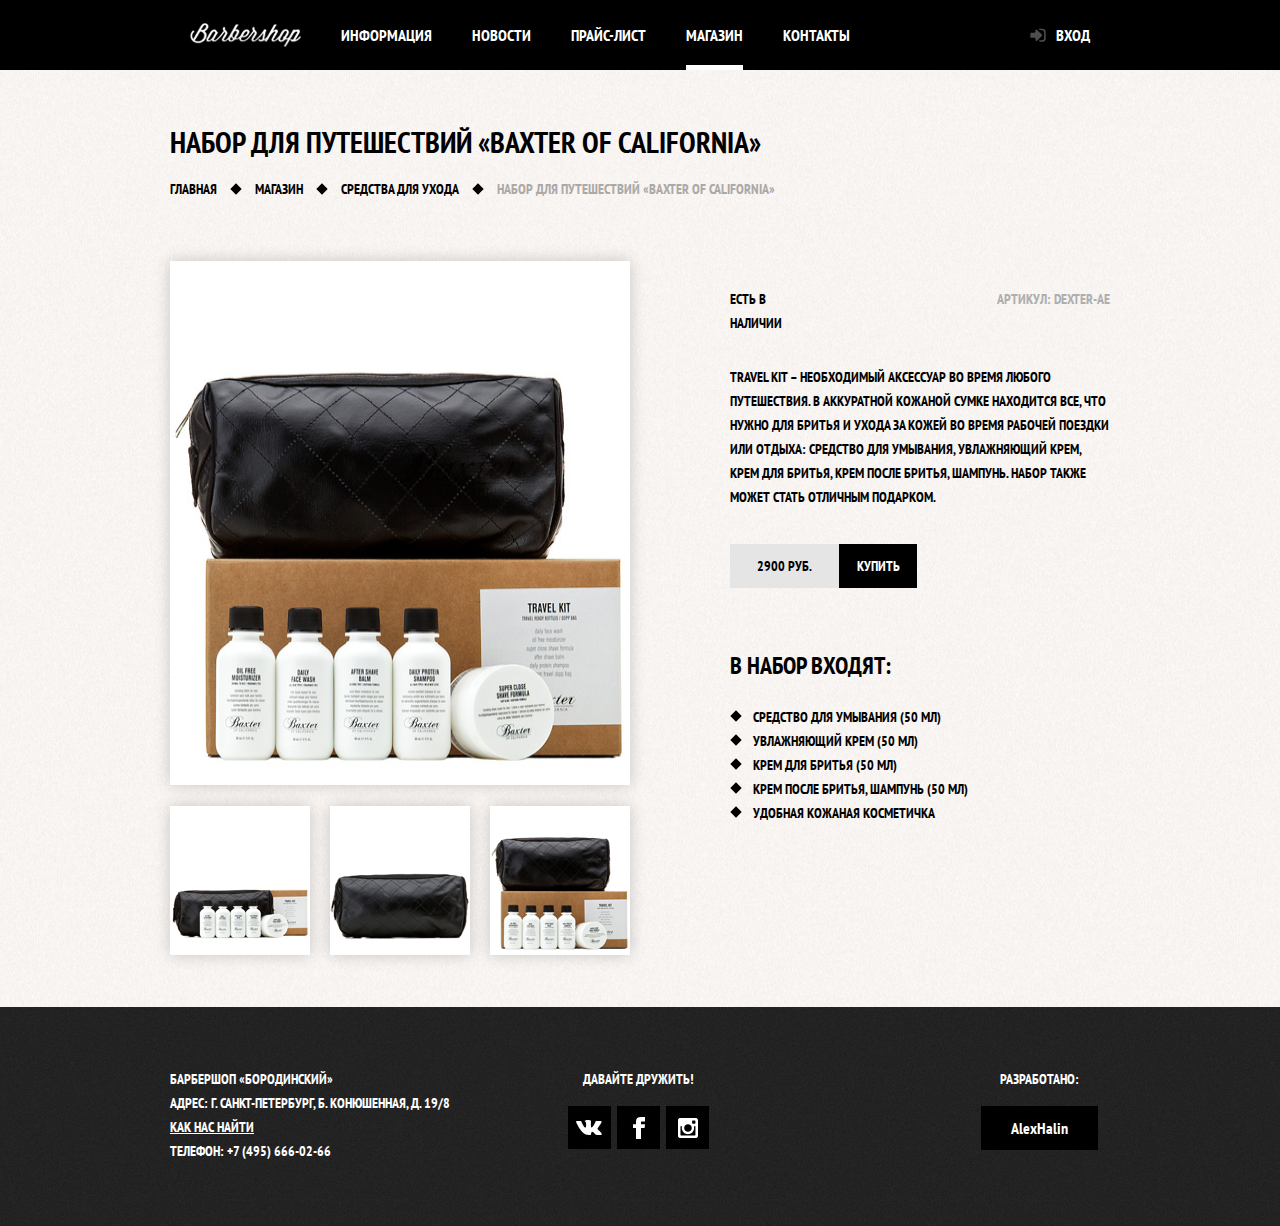
<file: html/item_1.html>
<!DOCTYPE html>
<html lang="ru">
<head>
    <meta charset="UTF-8">
    <title>набор для путешествий «Baxter of California»</title>
  <link rel="stylesheet" href="../css/normalize.css">
  <link href="https://fonts.googleapis.com/css?family=PT+Sans+Narrow:400,700&display=swap&subset=cyrillic" rel="stylesheet">
  <link rel="stylesheet" href="../css/style.css">
</head>
<body class="inner_page">
<header class="main_header">
  <nav class="main_navigation container">
    <a class="main_header_logo" href="../index.html">
      <img src="../img/Logo.png" height="24" width="111" alt="Логотип «Бородинский»"/>
    </a>
    <ul class="site_navigation">
      <li><a href="#">Информация</a></li>
      <li><a href="#">Новости</a></li>
      <li><a href="price_list.html">Прайс-лист</a></li>
      <li class="site_navigation_current"><a href="shop.html">Магазин</a></li>
      <li><a href="#">Контакты</a></li>
    </ul>
    <ul class="user_navigation">
      <a class="login_link" href="#">Вход</a>
    </ul>
  </nav>
</header>
<main class="container">
  <div class="inner_page_container">
    <h1 class="page_tittle">Набор для путешествий «Baxter of California»</h1>
    <ul class="breadcrumbs">
      <li class="breadcrumbs_items"><a href="../index.html">Главная</a></li>
      <li class="breadcrumbs_items"><a href="shop.html">Магазин</a></li>
      <li class="breadcrumbs_items"><a href="shop.html">Средства для ухода</a></li>
      <li class="breadcrumbs_current">Набор для путешествий «Baxter of California»</li>
    </ul>
  </div>
  <div class="catalog_columns">
    <section class="product_photo">
      <h2 class="visually_hidden">Изображения товара</h2>
      <p class="Product_photo_full">
        <img src="../img/item_1/Item_Layer%2047%20copy.jpg" height="524" width="486" alt="Фото всего набора">
      </p>
      <ul class="product_photo_preview">
        <li><img src="../img/item_1/Item_Layer%2045.png" height="149" width="140" alt="Фото в анфас"></li>
        <li><img src="../img/item_1/Item_Layer%2046.png" height="149" width="140" alt="Фото в профиль"></li>
        <li><img src="../img/item_1/Item_Layer%2047.png" height="149" width="140" alt="Фото отдельной части"></li>
      </ul>
    </section>
    <section class="product_container">
      <div class="product_info">
        <h2 class="visually_hidden">Описание товара</h2>
        <p class="product_availability">Есть в наличии</p>
        <p class="product_article">Артикул: dexter-ae</p>
        <p class="product_text">
          Travel Kit – необходимый аксессуар во время любого путешествия.
          В аккуратной кожаной сумке находится все, что нужно для бритья и ухода за кожей во время
          рабочей поездки или отдыха: средство для умывания, увлажняющий крем, крем для бритья, крем
          после бритья, шампунь. Набор также может стать отличным подарком.
        </p>
      </div>
      <p class="catalog_item_price">
        <b>2900 руб.</b>
        <a class="button" href="#">Купить</a>
      </p>
      <h3 class="specifications">В набор входят:</h3>
      <ul class="product_specifications">
        <li class="list_style_item">Средство для умывания (50 мл)</li>
        <li class="list_style_item">Увлажняющий крем (50 мл)</li>
        <li class="list_style_item">Крем для бритья (50 мл)</li>
        <li class="list_style_item">Крем после бритья, шампунь (50 мл)</li>
        <li class="list_style_item">Удобная кожаная косметичка</li>
      </ul>
    </section>
  </div>
</main>
<footer class="main_footer">
  <div class="container">
    <p class="footer_contacts">
      Барбершоп «бородинский»<br>
      Адрес: г. Санкт-петербург, б. Конюшенная, д. 19/8<br>
      <a class="contacts_button_map" href="#">Как нас найти</a><br>
      Телефон: +7 (495) 666-02-66
    </p>
    <div class="footer_social">
      <b>Давайте дружить!</b>
      <ul>
        <li>
          <a class="social_btn" href="#"><span class="visually_hidden">Вконтакте</span>
            <svg xmlns="http://www.w3.org/2000/svg" xmlns:xlink="http://www.w3.org/1999/xlink" viewBox="0 0 27 15" width="27" height="15">
              <path d="M15.1 14.03C15.1 11.99 15.85 10.92 17.35 12.31C18.96 13.92 19.28 14.99 21.2 14.99C21.55 14.99 24.29 14.99 24.63 14.99C25.49 14.99 25.81 14.67 25.81 14.24C25.81                13.28 24.31 11.67 23.03 10.49C21.2 8.78 21.1 8.78 22.7 6.75C24.52 4.28 26.99 1.07 24.74 1.07C24.31 1.07 20.88 1.07 20.46 1.07C19.6 1.07 19.6 1.5 19.28 2.25C18.21 4.71                 16.17 8.03 15.42 7.5C14.56 6.96 14.99 4.93 14.99 1.82C14.99 0.96 14.99 0.43 13.82 0.21C13.17 0.11 12.53 0 11.89 0C9.53 0 7.82 1.07 8.78 1.18C10.5 1.5 10.28 5.14 9.96                  6.75C9.32 9.53 6.75 4.6 5.68 2.14C5.35 1.5 5.25 1.07 4.28 1.07C3.94 1.07 1.2 1.07 0.86 1.07C0.32 1.07 0 1.28 0 1.61C0 2.25 3.21 8.78 6.21 12.1C9.1 15.31 12.1 14.99                    14.14 14.99C14.78 14.99 15.1 14.56 15.1 14.03Z" id="akqiBjz0y">
              </path>
              <use xlink:href="#akqiBjz0y" opacity="1" fill="#ffffff" fill-opacity="1"></use>
              <use xlink:href="#akqiBjz0y" opacity="1" fill-opacity="0" stroke="#000000" stroke-width="1" stroke-opacity="0"></use>
            </svg>
          </a>
        </li>
        <li>
          <a class="social_btn" href="#"><span class="visually_hidden">Фейсбук</span>
            <svg xmlns="http://www.w3.org/2000/svg" xmlns:xlink="http://www.w3.org/1999/xlink" viewBox="0 0 12 22" width="12" height="22">
              <path d="M0 7.33L0 11L3 11L3 22L8 22L8 11L11.6 11L12 7.33L8 7.33C8 6.4 8 5.88 8 5.78C8 4.86 8.2 4.58 9.1 4.58C9.29 4.58 10.26
               4.58 12 4.58L12 0C9.72 0 8.45 0 8.2 0C4.6 0 3 1.47 3 4.22C3 4.42 3 5.46 3 7.33L0 7.33Z" id="e1o1qfV0km">
              </path>
              <use xlink:href="#e1o1qfV0km" opacity="1" fill="#ffffff" fill-opacity="1"></use>
              <use xlink:href="#e1o1qfV0km" opacity="1" fill-opacity="0" stroke="#000000" stroke-width="1" stroke-opacity="0"></use>
            </svg>
          </a>
        </li>
        <li>
          <a class="social_btn" href="#"><span class="visually_hidden">Инстаграм</span>
            <svg xmlns="http://www.w3.org/2000/svg" xmlns:xlink="http://www.w3.org/1999/xlink" viewBox="0 0 20 20" width="20" height="20">
              <path d="M18.11 0.05L18.35 0.11L18.57 0.2L18.79 0.31L18.99 0.44L19.18 0.59L19.35 0.75L19.5 0.94L19.63 1.14L19.75 1.35L19.85
              1.58L19.92 1.82L19.97 2.07L20 2.33L20 17.67L19.99 17.93L19.94 18.18L19.88 18.42L19.79 18.65L19.67 18.86L19.54 19.06L19.39
              19.25L19.22 19.41L19.03 19.56L18.83 19.69L18.62 19.8L18.4 19.89L18.16 19.95L17.92 19.99L17.68 20L2.32 20L2.06 19.99L1.81
              19.95L1.57 19.89L1.34 19.8L1.13 19.69L0.93 19.57L0.75 19.42L0.58 19.26L0.44 19.08L0.31 18.89L0.2 18.68L0.11 18.46L0.05
              18.23L0.01 18L0 17.75L0 2.33L0.01 2.07L0.05 1.82L0.11 1.58L0.2 1.35L0.31 1.14L0.44 0.94L0.58 0.75L0.75 0.59L0.93 0.44L1.13
               0.31L1.34 0.2L1.57 0.11L1.81 0.05L2.06 0.01L2.32 0L17.59 0L17.85 0.01L18.11 0.05ZM15.87 8.4L15.9 8.48L15.92 8.55L15.94
                8.63L15.96 8.71L15.97 8.79L15.99 8.87L16 8.95L16.01 9.02L16.01 9.1L16.02 9.17L16.04 9.23L16.05 9.3L16.07 9.37L16.08 9.44L16.09
                 9.52L16.09 9.59L16.1 9.67L16.1 9.74L16.1 9.83L16.1 9.91L16.1 10L16.03 10.91L15.84 11.78L15.53 12.6L15.11 13.36L14.6 14.05L13.99
                  14.66L13.31 15.18L12.55 15.6L11.74 15.91L10.87 16.1L9.96 16.17L9.05 16.1L8.18 15.91L7.36 15.6L6.61 15.18L5.93 14.66L5.32 14.05L4.8
                   13.36L4.39 12.6L4.08 11.78L3.88 10.91L3.82 10L3.82 9.93L3.82 9.86L3.82 9.78L3.82 9.7L3.83 9.62L3.83 9.54L3.84 9.46L3.85 9.39L3.86
                    9.31L3.88 9.24L3.9 9.17L3.9 9.08L3.91 8.99L3.92 8.91L3.93 8.83L3.94 8.76L3.96 8.68L3.98 8.61L4 8.54L4.02 8.47L4.04 8.4L4.07 8.33L2.49
                     8.33L2.49 16.75L2.5 16.86L2.52 16.97L2.56 17.07L2.61 17.16L2.67 17.24L2.75 17.32L2.83 17.38L2.92 17.43L3.02 17.47L3.13 17.49L3.24
                     17.5L16.68 17.5L16.79 17.49L16.9 17.47L17 17.43L17.09 17.38L17.17 17.32L17.25 17.24L17.31 17.16L17.36 17.07L17.4 16.97L17.42 16.86L17.43
                     16.75L17.43 8.33L15.85 8.33L15.87 8.4ZM7.27 7.3L6.45 8.52L6.14 10L6.45 11.48L7.27 12.7L8.49 13.53L9.96 13.83L11.43 13.53L12.65 12.7L13.47
                      11.48L13.78 10L13.47 8.52L12.65 7.3L11.43 6.47L9.96 6.17L8.49 6.47L7.27 7.3ZM14.56 2.56L14.33 2.72L14.17 2.96L14.11 3.25L14.11
                      5.08L14.17 5.38L14.33 5.61L14.56 5.77L14.85 5.83L16.68 5.83L16.88 5.79L17.07 5.65L17.26 5.41L17.43 5.08L17.43 3.25L17.37 2.96L17.21
                       2.72L16.97 2.56L16.68 2.5L14.85 2.5L14.56 2.56Z" id="d25nrwDiiS">
              </path>
              <use xlink:href="#d25nrwDiiS" opacity="1" fill="#ffffff" fill-opacity="1"></use>
              <use xlink:href="#d25nrwDiiS" opacity="1" fill-opacity="0" stroke="#000000" stroke-width="1" stroke-opacity="0"></use>
            </svg>
          </a>
        </li>
      </ul>
    </div>
    <div class="footer_copyright">
      <p>Разработано:</p>
      <a href="https://github.com/AlexHalin" target="_blank"><button class="btn" id="developer">AlexHalin</button></a>
    </div>
  </div>
</footer>
<section class="modal modal_login">
  <h2>Личный кабинет</h2>
  <p class="modal_description">Введите пожалуйста свой логин и пароль</p>
  <form class="login_form" action="http://echo.htmlacademy.ru" method="post">
    <p>
      <label class="visually_hidden" for="user_login">Логин</label>
      <input class="login_icon_user" id="user_login" type="text" name="login" placeholder="Логин">
    </p>
    <p>
      <label class="visually_hidden" for="user_password">Пароль</label>
      <input class="login_icon_password" id="user_password" type="password" name="password" placeholder="Пароль">
    </p>
    <p class="login_help">
      <label class="login_checkbox">
        <input type="checkbox" name="remember" class="visually_hidden">
        <span class=" checkbox_indicator"></span>
        Запомните меня
      </label>
      <a class="restore" href="#">Я забыл пароль!</a>
    </p>
    <button class="btn" type="submit">Войти</button>
  </form>
  <button class="modal_close" type="button">Закрыть</button>
</section>
<section class="modal modal_map">
  <h2 class="visually_hidden">Как до нас добраться</h2>
  <iframe src="https://www.google.com/maps/embed?pb=!1m18!1m12!1m3!1d1648.542377909433!2d30.322661435304617!3d59.93926258713205!
  2m3!1f0!2f0!3f0!3m2!1i1024!2i768!4f13.1!3m3!1m2!1s0x4696310fca145cc1%3A0x42b32648d8238007!2z0JHQvtC70YzRiNCw0Y8g0JrQvtC90Y7RiNC
  10L3QvdCw0Y8g0YPQuy4sIDE5LzgsINCh0LDQvdC60YIt0J_QtdGC0LXRgNCx0YPRgNCzLCDQoNC-0YHRltGPLCAxOTExODY!5e0!3m2!1suk!2sua!4v15661485736
  59!5m2!1suk!2sua" width="766" height="560" frameborder="0" style="border:0" allowfullscreen></iframe>
  <p><img src="../img/index/map.jpg" width="766" height="560" alt="Офис компании по адресу улица Большая Конюшенная 19.8, Санкт-Петербург"></p>
  <button class="modal_close" type="button">Закрыть</button>
</section>
<script src="../js/popup.js"></script>
<script src="../js/popup_map.js"></script>
</body>
</html>
</file>
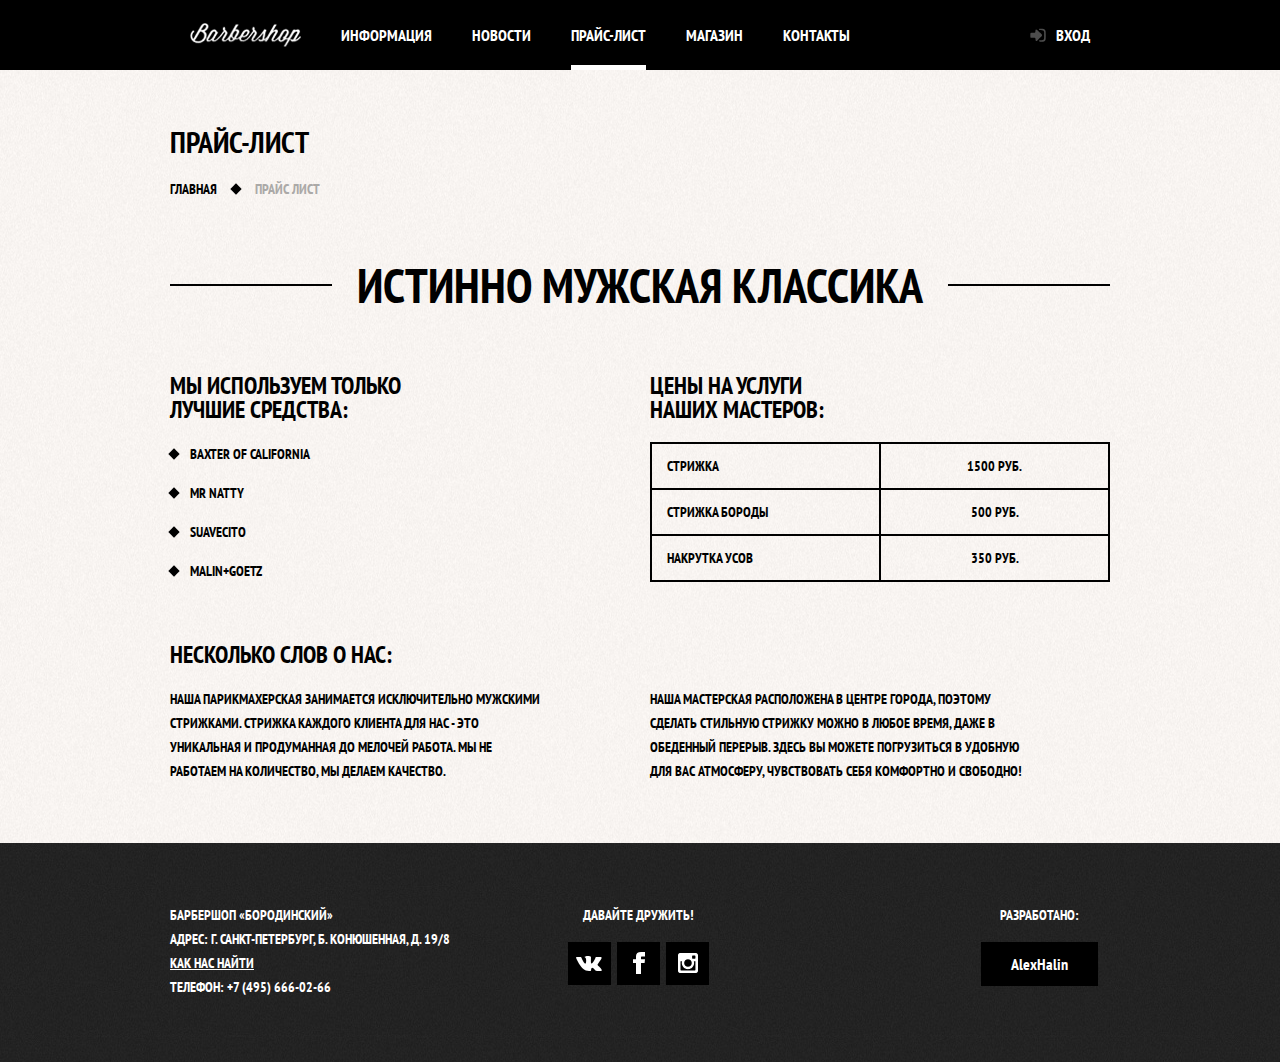
<file: html/price_list.html>
<!DOCTYPE html>
<html lang="ru">
<head>
    <meta charset="UTF-8">
    <title>Прайс лист</title>
    <link rel="stylesheet" href="../css/normalize.css">
    <link href="https://fonts.googleapis.com/css?family=PT+Sans+Narrow:400,700&display=swap&subset=cyrillic" rel="stylesheet">
    <link rel="stylesheet" href="../css/style.css">
</head>
<body class="inner_page">
<header class="main_header">
  <nav class="main_navigation container">
    <a class="main_header_logo" href="../index.html">
      <img src="../img/Logo.png" height="24" width="111" alt="Логотип «Бородинский»"/>
    </a>
      <ul class="site_navigation">
        <li><a href="#">Информация</a></li>
        <li><a href="#">Новости</a></li>
        <li class="site_navigation_current"><a href="price_list.html">Прайс-лист</a></li>
        <li><a href="shop.html">Магазин</a></li>
        <li><a href="#">Контакты</a></li>
      </ul>
    <ul class="user_navigation">
      <a class="login_link" href="#">Вход</a>
    </ul>
  </nav>
</header>
<main class="container">
  <div class="inner_page_container">
    <h1 class="page_tittle">Прайс-лист</h1>
    <ul class="breadcrumbs">
      <li class="breadcrumbs_items"><a href="../index.html">Главная</a></li>
      <li class="breadcrumbs_current">Прайс лист</li>
    </ul>
  </div>
  <div class="inner_content">
  <span class="bid_heading">ИСТИННО МУЖСКАЯ КЛАССИКА</span>
    <div class="inner_columns">
      <div class="inner_column_left">
        <h2>Мы используем только<br> лучшие средства:</h2>
        <ul class="custom_list_1">
          <li>Baxter of California</li>
          <li>Mr Natty</li>
          <li>Suavecito</li>
          <li>Malin+Goetz</li>
        </ul>
      </div>
      <div class="inner_column_right">
        <h2>Цены на услуги<br> Наших мастеров:</h2>
        <table class="custom_table_1">
          <tr>
            <td>Стрижка</td>
            <td>1500 руб.</td>
          </tr>
          <tr>
            <td>Стрижка бороды</td>
            <td>500 руб.</td>
          </tr>
          <tr>
            <td>Накрутка усов</td>
            <td>350 руб.</td>
          </tr>
        </table>
      </div>
  </div>
    <div class="inner_columns">
      <h2>Несколько слов о нас:</h2>
      <div class="inner_column_left">
        <p class="short_text">Наша парикмахерская занимается исключительно мужскими стрижками.
           Стрижка каждого клиента для нас - это уникальная и продуманная до мелочей работа.
           Мы не работаем на количество, мы делаем качество.
        </p>
      </div>
      <div class="inner_column_right">
        <p class="short_text">Наша мастерская расположена в центре города, поэтому сделать стильную стрижку
           можно в любое время, даже в обеденный перерыв. Здесь вы можете погрузиться в
           удобную для вас атмосферу, чувствовать себя комфортно и свободно!
        </p>
      </div>
    </div>
  </div>
</main>
<footer class="main_footer">
  <div class="container">
    <p class="footer_contacts">
      Барбершоп «бородинский»<br>
      Адрес: г. Санкт-петербург, б. Конюшенная, д. 19/8<br>
      <a class="contacts_button_map" href="#">Как нас найти</a><br>
      Телефон: +7 (495) 666-02-66
    </p>
    <div class="footer_social">
      <b>Давайте дружить!</b>
      <ul>
        <li>
          <a class="social_btn" href="#"><span class="visually_hidden">Вконтакте</span>
            <svg xmlns="http://www.w3.org/2000/svg" xmlns:xlink="http://www.w3.org/1999/xlink" viewBox="0 0 27 15" width="27" height="15">
              <path d="M15.1 14.03C15.1 11.99 15.85 10.92 17.35 12.31C18.96 13.92 19.28 14.99 21.2 14.99C21.55 14.99 24.29 14.99 24.63
               14.99C25.49 14.99 25.81 14.67 25.81 14.24C25.81 13.28 24.31 11.67 23.03 10.49C21.2 8.78 21.1 8.78 22.7 6.75C24.52 4.28
                26.99 1.07 24.74 1.07C24.31 1.07 20.88 1.07 20.46 1.07C19.6 1.07 19.6 1.5 19.28 2.25C18.21 4.71 16.17 8.03 15.42 7.5C14.56
                 6.96 14.99 4.93 14.99 1.82C14.99 0.96 14.99 0.43 13.82 0.21C13.17 0.11 12.53 0 11.89 0C9.53 0 7.82 1.07 8.78 1.18C10.5 1.5
                  10.28 5.14 9.96 6.75C9.32 9.53 6.75 4.6 5.68 2.14C5.35 1.5 5.25 1.07 4.28 1.07C3.94 1.07 1.2 1.07 0.86 1.07C0.32 1.07 0 1.28
                   0 1.61C0 2.25 3.21 8.78 6.21 12.1C9.1 15.31 12.1 14.99 14.14 14.99C14.78 14.99 15.1 14.56 15.1 14.03Z" id="akqiBjz0y">
              </path>
              <use xlink:href="#akqiBjz0y" opacity="1" fill="#ffffff" fill-opacity="1"></use>
              <use xlink:href="#akqiBjz0y" opacity="1" fill-opacity="0" stroke="#000000" stroke-width="1" stroke-opacity="0"></use>
            </svg>
          </a>
        </li>
        <li>
          <a class="social_btn" href="#"><span class="visually_hidden">Фейсбук</span>
            <svg xmlns="http://www.w3.org/2000/svg" xmlns:xlink="http://www.w3.org/1999/xlink" viewBox="0 0 12 22" width="12" height="22">
              <path d="M0 7.33L0 11L3 11L3 22L8 22L8 11L11.6 11L12 7.33L8 7.33C8 6.4 8 5.88 8 5.78C8 4.86 8.2 4.58 9.1 4.58C9.29 4.58 10.26
               4.58 12 4.58L12 0C9.72 0 8.45 0 8.2 0C4.6 0 3 1.47 3 4.22C3 4.42 3 5.46 3 7.33L0 7.33Z" id="e1o1qfV0km">
              </path>
              <use xlink:href="#e1o1qfV0km" opacity="1" fill="#ffffff" fill-opacity="1"></use>
              <use xlink:href="#e1o1qfV0km" opacity="1" fill-opacity="0" stroke="#000000" stroke-width="1" stroke-opacity="0"></use>
            </svg>
          </a>
        </li>
        <li>
          <a class="social_btn" href="#"><span class="visually_hidden">Инстаграм</span>
            <svg xmlns="http://www.w3.org/2000/svg" xmlns:xlink="http://www.w3.org/1999/xlink" viewBox="0 0 20 20" width="20" height="20">
              <path d="M18.11 0.05L18.35 0.11L18.57 0.2L18.79 0.31L18.99 0.44L19.18 0.59L19.35 0.75L19.5 0.94L19.63 1.14L19.75 1.35L19.85
              1.58L19.92 1.82L19.97 2.07L20 2.33L20 17.67L19.99 17.93L19.94 18.18L19.88 18.42L19.79 18.65L19.67 18.86L19.54 19.06L19.39
              19.25L19.22 19.41L19.03 19.56L18.83 19.69L18.62 19.8L18.4 19.89L18.16 19.95L17.92 19.99L17.68 20L2.32 20L2.06 19.99L1.81
              19.95L1.57 19.89L1.34 19.8L1.13 19.69L0.93 19.57L0.75 19.42L0.58 19.26L0.44 19.08L0.31 18.89L0.2 18.68L0.11 18.46L0.05
              18.23L0.01 18L0 17.75L0 2.33L0.01 2.07L0.05 1.82L0.11 1.58L0.2 1.35L0.31 1.14L0.44 0.94L0.58 0.75L0.75 0.59L0.93 0.44L1.13
               0.31L1.34 0.2L1.57 0.11L1.81 0.05L2.06 0.01L2.32 0L17.59 0L17.85 0.01L18.11 0.05ZM15.87 8.4L15.9 8.48L15.92 8.55L15.94
                8.63L15.96 8.71L15.97 8.79L15.99 8.87L16 8.95L16.01 9.02L16.01 9.1L16.02 9.17L16.04 9.23L16.05 9.3L16.07 9.37L16.08 9.44L16.09
                 9.52L16.09 9.59L16.1 9.67L16.1 9.74L16.1 9.83L16.1 9.91L16.1 10L16.03 10.91L15.84 11.78L15.53 12.6L15.11 13.36L14.6 14.05L13.99
                  14.66L13.31 15.18L12.55 15.6L11.74 15.91L10.87 16.1L9.96 16.17L9.05 16.1L8.18 15.91L7.36 15.6L6.61 15.18L5.93 14.66L5.32 14.05L4.8
                   13.36L4.39 12.6L4.08 11.78L3.88 10.91L3.82 10L3.82 9.93L3.82 9.86L3.82 9.78L3.82 9.7L3.83 9.62L3.83 9.54L3.84 9.46L3.85 9.39L3.86
                    9.31L3.88 9.24L3.9 9.17L3.9 9.08L3.91 8.99L3.92 8.91L3.93 8.83L3.94 8.76L3.96 8.68L3.98 8.61L4 8.54L4.02 8.47L4.04 8.4L4.07 8.33L2.49
                     8.33L2.49 16.75L2.5 16.86L2.52 16.97L2.56 17.07L2.61 17.16L2.67 17.24L2.75 17.32L2.83 17.38L2.92 17.43L3.02 17.47L3.13 17.49L3.24
                     17.5L16.68 17.5L16.79 17.49L16.9 17.47L17 17.43L17.09 17.38L17.17 17.32L17.25 17.24L17.31 17.16L17.36 17.07L17.4 16.97L17.42 16.86L17.43
                     16.75L17.43 8.33L15.85 8.33L15.87 8.4ZM7.27 7.3L6.45 8.52L6.14 10L6.45 11.48L7.27 12.7L8.49 13.53L9.96 13.83L11.43 13.53L12.65 12.7L13.47
                      11.48L13.78 10L13.47 8.52L12.65 7.3L11.43 6.47L9.96 6.17L8.49 6.47L7.27 7.3ZM14.56 2.56L14.33 2.72L14.17 2.96L14.11 3.25L14.11
                      5.08L14.17 5.38L14.33 5.61L14.56 5.77L14.85 5.83L16.68 5.83L16.88 5.79L17.07 5.65L17.26 5.41L17.43 5.08L17.43 3.25L17.37 2.96L17.21
                       2.72L16.97 2.56L16.68 2.5L14.85 2.5L14.56 2.56Z" id="d25nrwDiiS">
              </path>
              <use xlink:href="#d25nrwDiiS" opacity="1" fill="#ffffff" fill-opacity="1"></use>
              <use xlink:href="#d25nrwDiiS" opacity="1" fill-opacity="0" stroke="#000000" stroke-width="1" stroke-opacity="0"></use>
            </svg>
          </a>
        </li>
      </ul>
    </div>
    <div class="footer_copyright">
      <p>Разработано:</p>
      <a href="https://github.com/AlexHalin" target="_blank"><button class="btn" id="developer">AlexHalin</button></a>
    </div>
  </div>
</footer>
<section class="modal modal_login">
  <h2>Личный кабинет</h2>
  <p class="modal_description">Введите пожалуйста свой логин и пароль</p>
  <form class="login_form" action="http://echo.htmlacademy.ru" method="post">
    <p>
      <label class="visually_hidden" for="user_login">Логин</label>
      <input class="login_icon_user" id="user_login" type="text" name="login" placeholder="Логин">
    </p>
    <p>
      <label class="visually_hidden" for="user_password">Пароль</label>
      <input class="login_icon_password" id="user_password" type="password" name="password" placeholder="Пароль">
    </p>
    <p class="login_help">
      <label class="login_checkbox">
        <input type="checkbox" name="remember" class="visually_hidden">
        <span class=" checkbox_indicator"></span>
        Запомните меня
      </label>
      <a class="restore" href="#">Я забыл пароль!</a>
    </p>
    <button class="btn" type="submit">Войти</button>
  </form>
  <button class="modal_close" type="button">Закрыть</button>
</section>
<section class="modal modal_map">
  <h2 class="visually_hidden">Как до нас добраться</h2>
  <iframe src="https://www.google.com/maps/embed?pb=!1m18!1m12!1m3!1d1648.542377909433!2d30.322661435304617!3d59.93926258713205!
  2m3!1f0!2f0!3f0!3m2!1i1024!2i768!4f13.1!3m3!1m2!1s0x4696310fca145cc1%3A0x42b32648d8238007!2z0JHQvtC70YzRiNCw0Y8g0JrQvtC90Y7RiNC
  10L3QvdCw0Y8g0YPQuy4sIDE5LzgsINCh0LDQvdC60YIt0J_QtdGC0LXRgNCx0YPRgNCzLCDQoNC-0YHRltGPLCAxOTExODY!5e0!3m2!1suk!2sua!4v15661485736
  59!5m2!1suk!2sua" width="766" height="560" frameborder="0" style="border:0" allowfullscreen></iframe>
  <p><img src="../img/index/map.jpg" width="766" height="560" alt="Офис компании по адресу улица Большая Конюшенная 19.8, Санкт-Петербург"></p>
  <button class="modal_close" type="button">Закрыть</button>
</section>
<script src="../js/popup.js"></script>
<script src="../js/popup_map.js"></script>
</body>
</html>
</file>
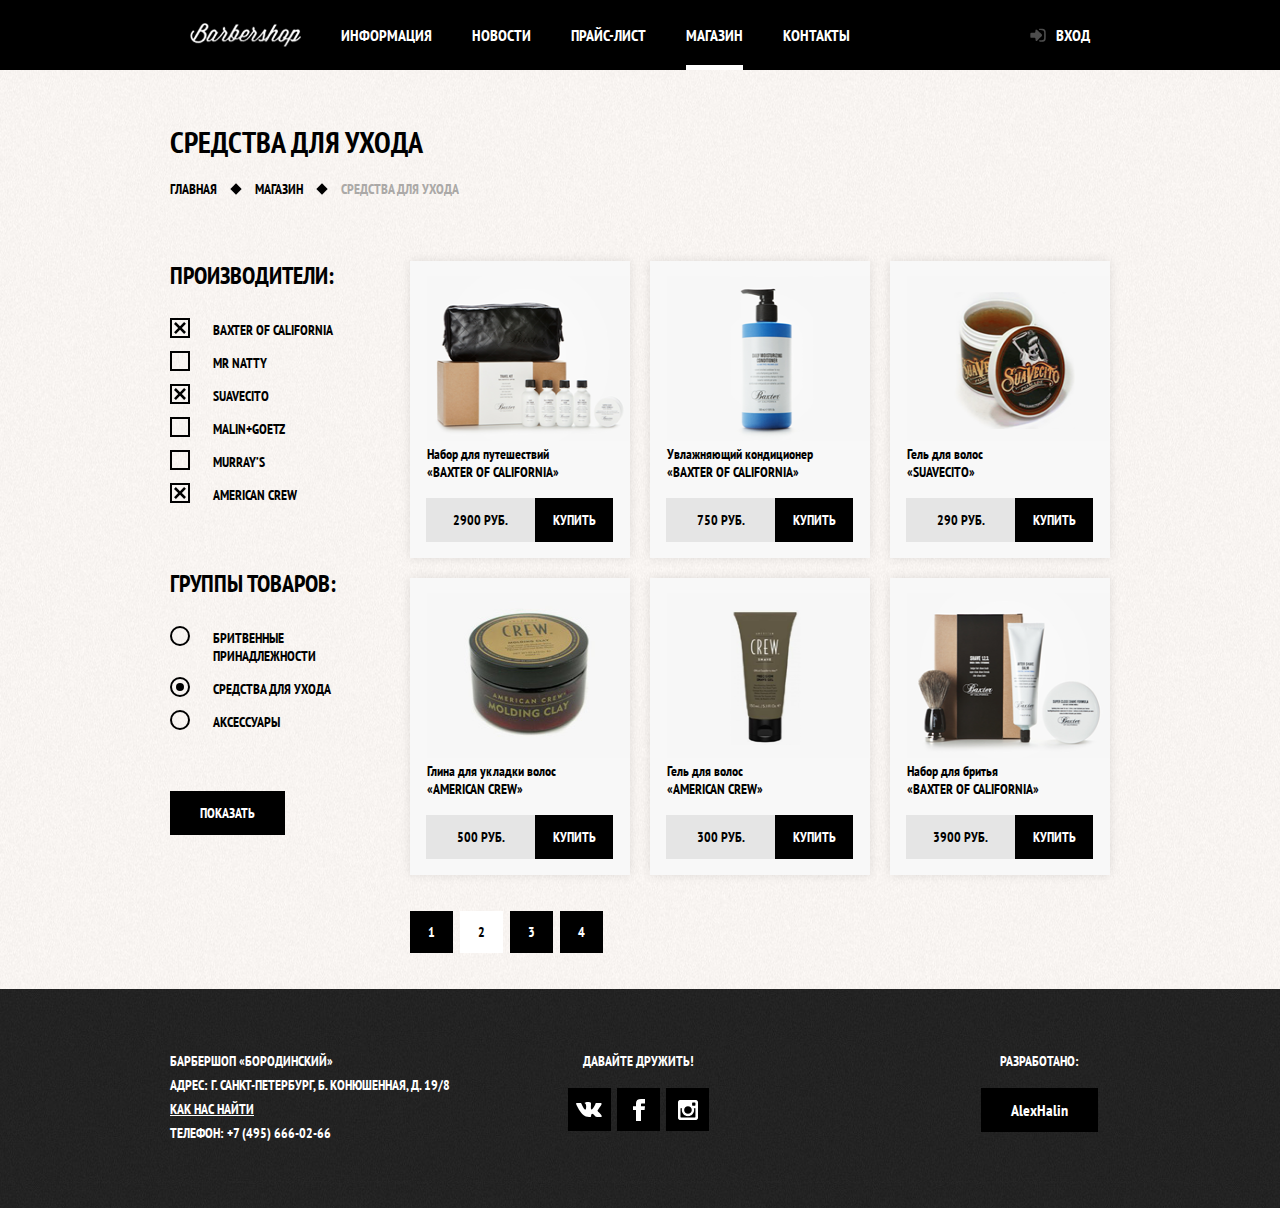
<file: html/shop.html>
<!DOCTYPE html>
<html lang="ru">
<head>
  <meta charset="UTF-8">
  <title>Барбершоп Магазин</title>
  <link rel="stylesheet" href="../css/normalize.css">
  <link href="https://fonts.googleapis.com/css?family=PT+Sans+Narrow:400,700&display=swap&subset=cyrillic" rel="stylesheet">
  <link rel="stylesheet" href="../css/style.css">
</head>
<body class="inner_page">
<header class="main_header">
  <nav class="main_navigation container">
    <a class="main_header_logo" href="../index.html">
      <img src="../img/Logo.png" height="24" width="111" alt="Логотип «Бородинский»"/>
    </a>
    <ul class="site_navigation">
      <li><a href="#">Информация</a></li>
      <li><a href="#">Новости</a></li>
      <li><a href="price_list.html">Прайс-лист</a></li>
      <li class="site_navigation_current"><a href="shop.html">Магазин</a></li>
      <li><a href="#">Контакты</a></li>
    </ul>
    <ul class="user_navigation">
      <a class="login_link" href="#">Вход</a>
    </ul>
  </nav>
</header>
<main class="container">
  <div class="inner_page_container">
    <h1 class="page_tittle">Средства для ухода</h1>
      <ul class="breadcrumbs">
        <li class="breadcrumbs_items"><a href="../index.html">Главная</a></li>
        <li class="breadcrumbs_items"><a href="shop.html">Магазин</a></li>
        <li class="breadcrumbs_current">Средства для ухода</li>
      </ul>
  </div>
  <div class="catalog_columns">
    <section class="filters">
      <h2 class="visually_hidden">Фильтр товаров</h2>
      <form class="filter" method="get" action="https://echo.htmlacademy.ru">
        <fieldset>
          <legend>ПРОИЗВОДИТЕЛИ:</legend>
          <ul>
            <li class="filter_option">
              <input class="visually_hidden filter_input filter_input_checkbox" type="checkbox" name="baxter_of_california" id="filter_baxter_of_california" checked>
              <label for="filter_baxter_of_california">Baxter of California</label>
            </li>
            <li class="filter_option">
              <input class="visually_hidden filter_input filter_input_checkbox" type="checkbox" name="mr_natty" id="filter_mr_natty">
              <label for="filter_mr_natty">Mr Natty</label>
            </li>
            <li class="filter_option">
              <input class="visually_hidden filter_input filter_input_checkbox" type="checkbox" name="suavecito" id="filter_suavecito" checked>
              <label for="filter_suavecito">Suavecito</label>
            </li>
            <li class="filter_option">
              <input class="visually_hidden filter_input filter_input_checkbox" type="checkbox" name="malin_goetz" id="filter_malin_goetz">
              <label for="filter_malin_goetz">Malin+Goetz</label>
            </li>
            <li class="filter_option">
              <input class="visually_hidden filter_input filter_input_checkbox" type="checkbox" name="murrays" id="filter_murrays">
              <label for="filter_murrays">Murray’s</label>
            </li>
            <li class="filter_option">
              <input class="visually_hidden filter_input filter_input_checkbox" type="checkbox" name="american_crew" id="filter_american_crew" checked>
              <label for="filter_american_crew">American Crew</label>
            </li>
          </ul>
        </fieldset>
        <fieldset>
          <legend>Группы товаров:</legend>
          <ul>
            <li class="filter_option">
              <input class="visually_hidden filter_input filter_input_radio" type="radio" name="product_group" value="shaving" id="filter_shave">
              <label for="filter_shave">Бритвенные  принадлежности</label>
            </li>
            <li class="filter_option">
              <input class="visually_hidden filter_input filter_input_radio" type="radio" name="product_group" value="hair_care" id="filter_care" checked>
              <label for="filter_care">Средства для ухода</label>
            </li>
            <li class="filter_option">
              <input class="visually_hidden filter_input filter_input_radio" type="radio" name="product_group" value="accessories" id="filter_accessories">
              <label for="filter_accessories">Аксессуары</label>
            </li>
          </ul>
        </fieldset>
        <button type="submit" class="filter_button btn">Показать</button>
      </form>
    </section>
    <section class="catalog">
      <h2 class="visually_hidden">Список средств для ухода</h2>
      <ul class="catalog_list">
        <!--=========================================================================================================-->
        <li class="catalog_item">
          <a href="item_1.html">
            <h3>
              <img src="../img/shop/Shop_Layer%2038.png" height="165" width="220" alt="Набор для путешествий «Baxter of California»"/>
              <span class="catalog_category">Набор для путешествий</span>
              <span class="catalog_item_title">«Baxter of California»</span>
            </h3>
          </a>
            <p class="catalog_item_price">
              <b>2900 руб.</b>
              <a class="button" href="#">Купить</a>
            </p>
        </li>
        <!--=========================================================================================================-->
        <li class="catalog_item">
          <a href="#">
            <h3>
              <img src="../img/shop/Shop_Layer%2030.png" height="165" width="220" alt="Увлажняющий кондиционер «Baxter of California»"/>
              <span class="catalog_category">Увлажняющий кондиционер</span>
              <span class="catalog_item_title">«Baxter of California»</span>
            </h3>
          </a>
          <p class="catalog_item_price">
            <b>750 руб.</b>
            <a class="button" href="#">Купить</a>
          </p>
        </li>
        <!--=========================================================================================================-->
        <li class="catalog_item">
          <a href="#">
            <h3>
              <img src="../img/shop/Shop_Layer%2039.png" height="165" width="220" alt="Гель для волос «SUAVECITO»"/>
              <span class="catalog_category">Гель для волос</span>
              <span class="catalog_item_title">«SUAVECITO»</span>
            </h3>
          </a>
          <p class="catalog_item_price">
            <b>290 руб.</b>
            <a class="button" href="#">Купить</a>
          </p>
        </li>
        <!--=========================================================================================================-->
        <li class="catalog_item">
          <a href="#">
            <h3>
              <img src="../img/shop/Shop_Layer%2032.jpg" height="165" width="220" alt="Глина для укладки волос «American crew»"/>
              <span class="catalog_category">Глина для укладки волос</span>
              <span class="catalog_item_title">«American crew»</span>
            </h3>
          </a>
          <p class="catalog_item_price">
            <b>500 руб.</b>
            <a class="button" href="#">Купить</a>
          </p>
        </li>
        <!--=========================================================================================================-->
        <li class="catalog_item">
          <a href="#">
            <h3>
              <img src="../img/shop/Shop_Layer%2033.png" height="165" width="220" alt="Гель для волос «American crew»"/>
              <span class="catalog_category">Гель для волос</span>
              <span class="catalog_item_title">«American crew»</span>
            </h3>
          </a>
          <p class="catalog_item_price">
            <b>300 руб.</b>
            <a class="button" href="#">Купить</a>
          </p>
        </li>
        <!--=========================================================================================================-->
        <li class="catalog_item">
          <a href="#">
            <h3>
              <img src="../img/shop/Shop_Layer%2042.png" height="165" width="220" alt="Набор для бритья «Baxter of California»"/>
              <span class="catalog_category">Набор для бритья</span>
              <span class="catalog_item_title">«Baxter of California»</span>
            </h3>
          </a>
          <p class="catalog_item_price">
            <b>3900 руб.</b>
            <a class="button" href="#">Купить</a>
          </p>
        </li>
        <!--=========================================================================================================-->
      </ul>
      <ul class="pagination_list">
        <li class="pagination_item"><a href="#">1</a></li>
        <li class="pagination_item_current"><a>2</a></li>
        <li class="pagination_item"><a href="#">3</a></li>
        <li class="pagination_item"><a href="#">4</a></li>
      </ul>
    </section>
  </div>
</main>
<footer class="main_footer">
  <div class="container">
    <p class="footer_contacts">
      Барбершоп «бородинский»<br>
      Адрес: г. Санкт-петербург, б. Конюшенная, д. 19/8<br>
      <a class="contacts_button_map" href="#">Как нас найти</a><br>
      Телефон: +7 (495) 666-02-66
    </p>
    <div class="footer_social">
      <b>Давайте дружить!</b>
      <ul>
        <li>
          <a class="social_btn" href="#"><span class="visually_hidden">Вконтакте</span>
            <svg xmlns="http://www.w3.org/2000/svg" xmlns:xlink="http://www.w3.org/1999/xlink" viewBox="0 0 27 15" width="27" height="15">
              <path d="M15.1 14.03C15.1 11.99 15.85 10.92 17.35 12.31C18.96 13.92 19.28 14.99 21.2 14.99C21.55 14.99 24.29 14.99 24.63
               14.99C25.49 14.99 25.81 14.67 25.81 14.24C25.81 13.28 24.31 11.67 23.03 10.49C21.2 8.78 21.1 8.78 22.7 6.75C24.52 4.28
                26.99 1.07 24.74 1.07C24.31 1.07 20.88 1.07 20.46 1.07C19.6 1.07 19.6 1.5 19.28 2.25C18.21 4.71 16.17 8.03 15.42 7.5C14.56
                 6.96 14.99 4.93 14.99 1.82C14.99 0.96 14.99 0.43 13.82 0.21C13.17 0.11 12.53 0 11.89 0C9.53 0 7.82 1.07 8.78 1.18C10.5 1.5
                  10.28 5.14 9.96 6.75C9.32 9.53 6.75 4.6 5.68 2.14C5.35 1.5 5.25 1.07 4.28 1.07C3.94 1.07 1.2 1.07 0.86 1.07C0.32 1.07 0 1.28
                   0 1.61C0 2.25 3.21 8.78 6.21 12.1C9.1 15.31 12.1 14.99 14.14 14.99C14.78 14.99 15.1 14.56 15.1 14.03Z" id="akqiBjz0y">
              </path>
              <use xlink:href="#akqiBjz0y" opacity="1" fill="#ffffff" fill-opacity="1"></use>
              <use xlink:href="#akqiBjz0y" opacity="1" fill-opacity="0" stroke="#000000" stroke-width="1" stroke-opacity="0"></use>
            </svg>
          </a>
        </li>
        <li>
          <a class="social_btn" href="#"><span class="visually_hidden">Фейсбук</span>
            <svg xmlns="http://www.w3.org/2000/svg" xmlns:xlink="http://www.w3.org/1999/xlink" viewBox="0 0 12 22" width="12" height="22">
              <path d="M0 7.33L0 11L3 11L3 22L8 22L8 11L11.6 11L12 7.33L8 7.33C8 6.4 8 5.88 8 5.78C8 4.86 8.2 4.58 9.1 4.58C9.29 4.58 10.26
               4.58 12 4.58L12 0C9.72 0 8.45 0 8.2 0C4.6 0 3 1.47 3 4.22C3 4.42 3 5.46 3 7.33L0 7.33Z" id="e1o1qfV0km">
              </path>
              <use xlink:href="#e1o1qfV0km" opacity="1" fill="#ffffff" fill-opacity="1"></use>
              <use xlink:href="#e1o1qfV0km" opacity="1" fill-opacity="0" stroke="#000000" stroke-width="1" stroke-opacity="0"></use>
            </svg>
          </a>
        </li>
        <li>
          <a class="social_btn" href="#"><span class="visually_hidden">Инстаграм</span>
            <svg xmlns="http://www.w3.org/2000/svg" xmlns:xlink="http://www.w3.org/1999/xlink" viewBox="0 0 20 20" width="20" height="20">
              <path d="M18.11 0.05L18.35 0.11L18.57 0.2L18.79 0.31L18.99 0.44L19.18 0.59L19.35 0.75L19.5 0.94L19.63 1.14L19.75 1.35L19.85
              1.58L19.92 1.82L19.97 2.07L20 2.33L20 17.67L19.99 17.93L19.94 18.18L19.88 18.42L19.79 18.65L19.67 18.86L19.54 19.06L19.39
              19.25L19.22 19.41L19.03 19.56L18.83 19.69L18.62 19.8L18.4 19.89L18.16 19.95L17.92 19.99L17.68 20L2.32 20L2.06 19.99L1.81
              19.95L1.57 19.89L1.34 19.8L1.13 19.69L0.93 19.57L0.75 19.42L0.58 19.26L0.44 19.08L0.31 18.89L0.2 18.68L0.11 18.46L0.05
              18.23L0.01 18L0 17.75L0 2.33L0.01 2.07L0.05 1.82L0.11 1.58L0.2 1.35L0.31 1.14L0.44 0.94L0.58 0.75L0.75 0.59L0.93 0.44L1.13
               0.31L1.34 0.2L1.57 0.11L1.81 0.05L2.06 0.01L2.32 0L17.59 0L17.85 0.01L18.11 0.05ZM15.87 8.4L15.9 8.48L15.92 8.55L15.94
                8.63L15.96 8.71L15.97 8.79L15.99 8.87L16 8.95L16.01 9.02L16.01 9.1L16.02 9.17L16.04 9.23L16.05 9.3L16.07 9.37L16.08 9.44L16.09
                 9.52L16.09 9.59L16.1 9.67L16.1 9.74L16.1 9.83L16.1 9.91L16.1 10L16.03 10.91L15.84 11.78L15.53 12.6L15.11 13.36L14.6 14.05L13.99
                  14.66L13.31 15.18L12.55 15.6L11.74 15.91L10.87 16.1L9.96 16.17L9.05 16.1L8.18 15.91L7.36 15.6L6.61 15.18L5.93 14.66L5.32 14.05L4.8
                   13.36L4.39 12.6L4.08 11.78L3.88 10.91L3.82 10L3.82 9.93L3.82 9.86L3.82 9.78L3.82 9.7L3.83 9.62L3.83 9.54L3.84 9.46L3.85 9.39L3.86
                    9.31L3.88 9.24L3.9 9.17L3.9 9.08L3.91 8.99L3.92 8.91L3.93 8.83L3.94 8.76L3.96 8.68L3.98 8.61L4 8.54L4.02 8.47L4.04 8.4L4.07 8.33L2.49
                     8.33L2.49 16.75L2.5 16.86L2.52 16.97L2.56 17.07L2.61 17.16L2.67 17.24L2.75 17.32L2.83 17.38L2.92 17.43L3.02 17.47L3.13 17.49L3.24
                     17.5L16.68 17.5L16.79 17.49L16.9 17.47L17 17.43L17.09 17.38L17.17 17.32L17.25 17.24L17.31 17.16L17.36 17.07L17.4 16.97L17.42 16.86L17.43
                     16.75L17.43 8.33L15.85 8.33L15.87 8.4ZM7.27 7.3L6.45 8.52L6.14 10L6.45 11.48L7.27 12.7L8.49 13.53L9.96 13.83L11.43 13.53L12.65 12.7L13.47
                      11.48L13.78 10L13.47 8.52L12.65 7.3L11.43 6.47L9.96 6.17L8.49 6.47L7.27 7.3ZM14.56 2.56L14.33 2.72L14.17 2.96L14.11 3.25L14.11
                      5.08L14.17 5.38L14.33 5.61L14.56 5.77L14.85 5.83L16.68 5.83L16.88 5.79L17.07 5.65L17.26 5.41L17.43 5.08L17.43 3.25L17.37 2.96L17.21
                       2.72L16.97 2.56L16.68 2.5L14.85 2.5L14.56 2.56Z" id="d25nrwDiiS">
              </path>
              <use xlink:href="#d25nrwDiiS" opacity="1" fill="#ffffff" fill-opacity="1"></use>
              <use xlink:href="#d25nrwDiiS" opacity="1" fill-opacity="0" stroke="#000000" stroke-width="1" stroke-opacity="0"></use>
            </svg>
          </a>
        </li>
      </ul>
    </div>
    <div class="footer_copyright">
      <p>Разработано:</p>
      <a href="https://github.com/AlexHalin" target="_blank"><button class="btn" id="developer">AlexHalin</button></a>
    </div>
  </div>
</footer>
<section class="modal modal_login">
  <h2>Личный кабинет</h2>
  <p class="modal_description">Введите пожалуйста свой логин и пароль</p>
  <form class="login_form" action="http://echo.htmlacademy.ru" method="post">
    <p>
      <label class="visually_hidden" for="user_login">Логин</label>
      <input class="login_icon_user" id="user_login" type="text" name="login" placeholder="Логин">
    </p>
    <p>
      <label class="visually_hidden" for="user_password">Пароль</label>
      <input class="login_icon_password" id="user_password" type="password" name="password" placeholder="Пароль">
    </p>
    <p class="login_help">
      <label class="login_checkbox">
        <input type="checkbox" name="remember" class="visually_hidden">
        <span class=" checkbox_indicator"></span>
        Запомните меня
      </label>
      <a class="restore" href="#">Я забыл пароль!</a>
    </p>
    <button class="btn" type="submit">Войти</button>
  </form>
  <button class="modal_close" type="button">Закрыть</button>
</section>
<section class="modal modal_map">
  <h2 class="visually_hidden">Как до нас добраться</h2>
  <iframe src="https://www.google.com/maps/embed?pb=!1m18!1m12!1m3!1d1648.542377909433!2d30.322661435304617!3d59.93926258713205!
  2m3!1f0!2f0!3f0!3m2!1i1024!2i768!4f13.1!3m3!1m2!1s0x4696310fca145cc1%3A0x42b32648d8238007!2z0JHQvtC70YzRiNCw0Y8g0JrQvtC90Y7RiNC
  10L3QvdCw0Y8g0YPQuy4sIDE5LzgsINCh0LDQvdC60YIt0J_QtdGC0LXRgNCx0YPRgNCzLCDQoNC-0YHRltGPLCAxOTExODY!5e0!3m2!1suk!2sua!4v15661485736
  59!5m2!1suk!2sua" width="766" height="560" frameborder="0" style="border:0" allowfullscreen></iframe>
  <p><img src="../img/index/map.jpg" width="766" height="560" alt="Офис компании по адресу улица Большая Конюшенная 19.8, Санкт-Петербург"></p>
  <button class="modal_close" type="button">Закрыть</button>
</section>
<script src="../js/popup.js"></script>
<script src="../js/popup_map.js"></script>
</body>
</html>
</file>
<file: css/style.css>
body {
  min-width: 960px;
  margin: 0;
  padding: 0;
  font-family: "PT Sans Narrow", Arial, sans-serif;
  font-size: 14px;
  line-height: 24px;
  font-weight: 700;
  color: #ffffff;
  text-transform: uppercase;

  background-color: #000000;
  background-image: url("../img/index/bg.png");
  background-position: top center;
  background-repeat: no-repeat;
}

.inner_page {
  background-color: #000000;


  background-image: url("../img/price_list/bg.jpg");
  background-position: 100%;
  background-repeat: repeat;
  color: #000000;
}

.inner_content{
  margin-top: 60px;
  margin-bottom: 30px;
}

.inner_content h2 {
  font-size: 24px;
}

/* ↓ Таблица ↓ */
.inner_content table{
  border-collapse: collapse;
}

.inner_content td {
  padding: 10px 15px;
  border: 2px solid #000000;
}/* ↑ Таблица ↑ */


.page_tittle {
  font-size: 30px;
  padding: 0;
  margin: 0;
  margin-bottom: 23px;
}

a {
  text-decoration: none;
}

img {
  max-width: 100%;
}

.visually_hidden:not(:focus):not(:active),
input[type="checkbox"].visually_hidden,
input[type="radio"].visually_hidden {
  position: absolute;

  width: 1px;
  height: 1px;
  margin: -1px;
  border: 0;
  padding: 0;

  white-space: nowrap;

  clip-path: inset(100%);
  clip: rect(0,0,0,0);
  overflow: hidden;

}

.btn {
  display: inline-block;
  padding: 10px 30px;
  margin-right: 16px;

  font: inherit;
  text-align: center;
  color: #ffffff;
  vertical-align: middle;
  text-transform: uppercase;

  background-color: #000000;
  border: none;
}

.btn:hover,
.btn:focus,
.btn:active {
  background-color: #663d15;
}

.btn.disabled,
.btn:disabled {
  cursor: default;
  opacity: 0.5;
  background-color: #000000;
}

#developer {
  text-transform: none;
  font-size: 16px;
}

.main_navigation {
  display: flex;
  flex-direction: column;
  align-items: center;

  font-size: 16px;
  line-height: 20px;
  color: #ffffff;
}

.inner_page .main_navigation {
  align-items: flex-start;
  flex-direction: row;
}

.site_navigation {
  list-style: none;
}

.site_navigation a,
.user_navigation a {
  display: block;
  color: #ffffff;
  padding: 25px 20px;
}

.site_navigation a:hover,
.site_navigation a:focus,
.user_navigation a:hover,
.user_navigation a:focus {
  background-color: #242424;
}

/* ↓ Подчеркивание в навигации ↓ */
.site_navigation_current {
  position: relative;
}

.site_navigation_current a:not([href]) {
  background-color: #000000;
}

.site_navigation_current::after {
  content:"";

  position: absolute;
  right: 20px;
  bottom: 0px;
  left: 20px;

  height: 5px;
  background-color: #ffffff;
}
/* ↑ Подчеркивание в навигации ↑ */
.index {
  color: #000000;

  background-color: #f8f5f2;
  background-image:
    url("../img/index/shadow.png"),
    url("../img/index/pattern_light.jpg");
  background-position:center, 0 0;
  background-repeat: no-repeat, repeat;

  display: flex;
  justify-content: space-between;
  padding: 50px 80px;
  margin-top: 35px;
}

.inner_page .index {
  background-image: none;
  margin-top: 5px;
  padding: 50px 0px
}

.index h2 {
  margin: 0;
  margin-bottom: 25px;

  font-size: 30px;
  line-height: 42px;
}

.news_preview{
  margin: 0px;
  margin-bottom: 25px;
  padding: 0px;
  list-style: none;
}

.news_item {
  margin-bottom: 25px;
}

.news_item p {
  margin: 0px;
}

.news_item time {
  text-transform: none;
}

.gallery_content {
  height: 164px;
  margin: 0px;
  margin-bottom: 38px;

  background-color: #cccccc;
  border: 7px solid #ffffff;
}

/*-------------------------------------------------------------*/

#gallery .photos {
  /*position: relative;*/
  height: 164px;
}

#gallery .photos img {
  position: absolute;
  opacity:  0;
  /*left: 4;*/
  transition: opacity 1s;
}


#gallery .photos img.showed {
  opacity: 1;
}
/*--------------------------------------------------------------*/

#gallery_popup .popup_photos {
  /*position: relative;*/
  height: 750px;
}

#gallery_popup .popup_photos img {
  position: absolute;
  opacity:  0;
  /*left: 4;*/
  transition: opacity 1s;
}


#gallery_popup .popup_photos img.showed {
  opacity: 1;
}
/*--------------------------------------------------------------*/

.gallery_button {
  box-sizing: border-box;
  position: absolute;
  bottom: 0;


  width: 140px;
  margin: 0px;
}

.gallery_button_back {
  left:0;
}

.gallery_button_next {
  right:0;
}

.popup_gallery_button_back {
  box-sizing: border-box;
  position: absolute;
  bottom: -7px;
  left: -67px;

  width: 20px;
  height: 500px;
  outline: 0;
}

.popup_gallery_button_next {
  right:0;
  box-sizing: border-box;
  position: absolute;
  bottom: -7px;
  right: -83px;

  width: 20px;
  height: 500px;
  outline: 0;
}

.popup_btn {
  display: inline-block;
  padding: 10px 30px;
  margin-right: 16px;

  font: inherit;
  text-align: center;
  color: #000000;
  vertical-align: middle;
  text-transform: uppercase;

  background-color: transparent;
  border: none;
  cursor: pointer;
}

.gallery_container {
  position: relative;
  height: 260px;
}

.appointment_form input {
  font: inherit;
  background-color: transparent;
  border: 2px solid #000000;
}

.appointment_form input:focus {
  border-color: #663d15;
  outline: none;
}

 .main_footer {
   color: #ffffff;
   background-color: #000000;
   background-image: url("../img/index/pattern_dark.jpg");
   background-position: 0 0;
   background-repeat: repeat;
 }
.inner_page .main_footer {
  margin-top: 45px;
}

 .footer_contacts a {
   color: #ffffff;
   text-decoration: underline;
 }

 .footer_contacts a:focus,
 .footer_contacts a:hover {
   text-decoration: none;
 }

 .footer_social {
   width: 145px;

   text-align: center;
 }

 .footer_social ul {
   display: flex;
   margin: 0 auto;
   padding: 0px;
   flex-wrap: wrap;
   justify-content: space-between;
   width: 141px;
   list-style: none;
 }

.footer_social b{
  display: block;
  margin-bottom: 15px;
}

.social_btn {
  display: flex;
  align-items: center;
  justify-content: center;

  width: 43px;
  height: 43px;
  background-color: #000000;
}

.social_btn:focus,
.social_btn:hover {
  background-color: #ffffff;
}

.social_btn:focus path,
.social_btn:hover path {
  fill: #000000;
}

 .footer_copyright {
   text-align: center;
 }

.footer_copyright .btn{
  margin-right: 0px;
}

 .footer_copyright p {
   display: block;
   margin-bottom: 15px;
   margin-top: 0px;
 }

 .footer_copyright .btn:hover,
 .footer_copyright .btn:focus {
   color: #000000;
   background-color: #ffffff;
 }
/*---------------------------------------------------разметка страницы-----------------------------------------------*/

.container {
   width: 940px;
   margin: 0 auto;
   padding: 0 10px;

}

.inner_page_container {
  margin:60px 0px;
  padding: 0;
  list-style: none;
}

.breadcrumbs {
  display: flex;
  margin: 0;
  padding: 0;
  list-style: none;
  text-decoration: none;
}
.breadcrumbs a{
  color: black;
  padding-right: 23px;
}

.breadcrumbs a:hover,
.breadcrumbs a:focus {
  text-decoration: underline;
}

.breadcrumbs_current {
  color: #aba9a7;
}

.breadcrumbs li{
  padding-right: 15px;
}

.breadcrumbs_items ::after {
  content: "";

  position: absolute;
  margin-top: 8px;
  margin-left: 15px;
  transform: rotate(45deg);


  width: 8px;
  height: 8px;
  background-color: #000000;
}

.catalog_columns {
  display: flex;
  justify-content: space-between;
}

.filters {
   width: 180px;
 }

.catalog {
  width: 700px;
}


.catalog_item img{
  margin: 0;
  width: 220px;
  height: 165px;
}

.filter fieldset {
  border: none;
}

.filter legend {
  font-size: 24px;
  line-height: 30px;
}


.filter ul {
  list-style: none;
  line-height: 18px;
}

.filter_input:hover + label,
.filter_input:focus + label {
  color: #663d15;
}

.filter_input:disabled + label {
  color: #000000;
  opacity: 0.5;
}

.filter fieldset {
  margin: 0;
  padding: 0;
  margin-bottom: 50px;
  border: none
}

.filter fieldset:last-of-type {
  margin-bottom: 45px
}

.filter legend {
  margin-bottom: 30px;
  font-size: 24px;
  line-height: 30px
}

.filter ul {
  margin: 0;
  padding: 0;
  list-style: none;
  line-height: 18px
}

.filter_option {
  margin-bottom: 15px;
  padding-left: 43px
}

.filter_option label {
  position: relative;
  display: block;
  cursor: pointer;
  -webkit-user-select: none;
  -moz-user-select: none;
  -ms-user-select: none;
  user-select: none
}

.filter_input_checkbox+label::after {
  content: "";
  position: absolute;
  top: -3px;
  left: -43px;
  width: 16px;
  height: 16px;
  border: 2px solid #000
}

.filter_input_checkbox:checked+label::before {
  content: "";
  position: absolute;
  top: 1px;
  left: -39px;
  width: 12px;
  height: 12px;
  background-image: url("data:image/svg+xml,%3Csvg xmlns='http://www.w3.org/2000/svg' width='24' height='24' viewBox='0 0 24 24'%3E%3Cpath d='M24 20.188l-8.315-8.209 8.2-8.282-3.697-3.697-8.212 8.318-8.31-8.203-3.666 3.666 8.321 8.24-8.206 8.313 3.666 3.666 8.237-8.318 8.285 8.203z'/%3E%3C/svg%3E");
  background-repeat: no-repeat;
  background-position: 0 0;
  background-size: 100%;
}

.filter_input_radio+label::after {
  content: "";
  position: absolute;
  top: -3px;
  left: -43px;
  width: 16px;
  height: 16px;
  border: 2px solid #000;
  border-radius: 50%
}

.filter_input_radio:checked+label::before{
  content: "";
  position: absolute;
  top: 3px;
  left: -37px;
  width: 8px;
  height: 8px;
  background-color: #000;
  border-radius: 50%
}

.filter_input:hover+label,.filter_input:focus+label {
  color: #663d15
}

.filter_input:disabled+label {
  color: #000;
  opacity: .3
}


.catalog_list {
  padding: 0;
  margin: 0;
  display: flex;
  flex-wrap: wrap;
  list-style: none;
  margin-bottom: 25px;
}

.catalog_item {
  width: 220px;
  background-color: #f8f8f8;
  box-shadow: 0 0 10px rgba(0, 0, 0, 0.1);
  margin-right: 20px;
  margin-bottom: 20px;
}

.catalog_item:nth-child(3n) {
  margin-right: 0;
}

.pagination_list {
  display: flex;
  margin: 0;
  padding: 0;
  list-style: none;
}

.catalog_item:hover {
  box-shadow: 0 0 10px rgba(0, 0, 0, 0.2);;
}

.catalog_item a {
  color: #000000;
}

.catalog_item h3 {
  font-size: 14px;
  line-height: 18px;
  margin-top: 15px;
  margin-left: 17px;
  margin-bottom: 17px;

}

.catalog_category {
  display: block;
  text-transform:  none;
}

.catalog_item_price {
  display: flex;
  margin: 16px;
  margin-top: 0;
}

.product_container .catalog_item_price {
  margin: 0;
  padding: 0;
}

.catalog_item_price b {
  font-size: 14px;
  text-align: center;
  background-color: #e5e5e5;
  vertical-align: middle;
  width: 109px;
  padding: 10px 0;
  line-height: 24px;
 }


.catalog_item_price .button {
  font-size: 14px;
  text-align: center;
  color: #ffffff;
  background-color: #000000;
  vertical-align: middle;
  width: 78px;
  padding: 10px 0;
  line-height: 24px;
}
.catalog_item_price .button:hover,
.catalog_item_price .button:focus {
  background-color: #663d15;
}

.pagination_list {
  list-style: none;
}

.pagination_item a {
  color: #ffffff;
  background-color: #000000;
  padding: 12px 18px;
  margin-right: 7px;
}

.pagination_item_current a {
  color: #000000;
  background-color: #ffffff;
  padding: 12px 18px;
  margin-right: 7px;
}

.pagination_item a:hover,
.pagination_item a:focus,
.pagination_item a:active {
  background-color: #663d15;
}

.pagination_item_current a:hover,
.pagination_item_current a:focus,
.pagination_item_current a:active {
  color: #000000;
  background-color: #ffffff;
}

/* ↓ Линия по бокам текста ↓ */
.inner_content .bid_heading {
  display: flex;
  align-items: center;

  margin-top: 55px;
  margin-bottom: 65px;

  font-size: 48px;
  line-height: 48px;
  text-align: center;
}

.bid_heading::before,
.bid_heading::after {
  content: "";

  flex-grow: 1;
  flex-shrink: 0;

  width: 50px;
  height: 2px;

  background: #000000;
}

.bid_heading::after {
    margin-left: 25px;
}

.bid_heading::before {
    margin-right: 25px;
}/* ↑ Линия по бокам текста ↑ */

/* ↓ Маркер списка ↓ */
.custom_list_1 {
  margin: 14px 0;
  padding: 0;

  list-style: none;
}

.custom_list_1 li {
  position: relative;
  margin-bottom: 15px;
  padding-left: 20px;
}

.custom_list_1 li::before {
  content: "";

  position: absolute;
  top: 8px;
  left: 0;

  width: 8px;
  height: 8px;

  background-color: black;
  transform: rotate(45deg);
}/* ↑ Маркер списка ↑ */

.custom_table_1 {
  width: 100%;
}

.custom_table_1 td {
  width: 50%;
}

.custom_table_1 td:last-child {
  text-align: center;
}

.Product_photo_full {
  margin: 0;
  padding: 0;
}

.product_photo_preview {
  display: flex;
  justify-content: space-between;
  padding: 0;
  margin-bottom: 0;
}

.product_photo {
  width: 460px;
}

.Product_photo_full img {
  box-shadow: 0 0 15px rgba(0,1,1,0.2);
}

.product_photo_preview img {
  box-shadow: 0 0 15px rgba(0,1,1,0.2);
}

.product_info {
  display: flex;
  flex-wrap: wrap;
  width: 380px;
}

.product_availability{
  width: 90px;
  padding: 0;
  margin: 0;
  margin-top: 26px;
  margin-bottom: 30px;
}

.product_article {
  color: #aeaeae;
  padding: 0;
  margin: 0;
  margin-top: 26px;
  margin-left: 177px;

}

.product_text {
  margin: 0;
  margin-bottom: 35px;
}

.product_specifications {
  list-style: none;
  margin: 0;
  padding: 0;
}


.specifications {
  margin-top: 63px;
  font-size: 24px;
  line-height: 30px;
}

.product_specifications li {
  position: relative;
  padding-left: 23px;
}

.product_specifications li::before {
  content: "";
  position: absolute;
  top: 7px;
  left: 2px;
  width: 8px;
  height: 8px;
  background-color: #000;
  transform: rotate(45deg);
}


.inner_columns {
  display: flex;
  justify-content: space-between;
  flex-wrap: wrap;

  margin: 60px 0;
}

.inner_column_left *:first-child,
.inner_column_right *:first-child {
  margin-top: 0;
}

.inner_column_left *:last-child,
.inner_column_right *:last-child {
  margin-bottom: 0;
}

.inner_columns > h2:first-child {
  width: 460px;
  margin-top: 0;
  margin-right: calc(100% - 460px);
}

.short_text {
  padding-right: 80px;
}

.inner_column_left,
.inner_column_right {
  width: 460px;
}

 .main_header {
   margin-bottom: 75px;
 }


 .main_header_logo {
   order: 2;
   width: 368px;
   height: 153px;
 }

 .inner_page .main_header_logo {

   order: 0;
   width: 111px;
   height: 24px;
   padding: 23px 20px;
 }

 .site_navigation {
   display: flex;
   flex-wrap: wrap;
   width: 620px;
   margin: 0;
   padding-left: 0px;
   list-style: none;
   min-height: 70px;
 }

 .user_navigation {
   display: flex;
   max-width: 140px;
   margin: 0;
   padding: 0px;
   list-style: none;
   min-height: 70px;
 }

 .inner_page .user_navigation {
   margin-left: auto;
 }

 .user_navigation .login_link {
   position: relative;
   padding-left: 50px;
 }

 .login_link::before {
   content: "";
   display: block;
   position: absolute;
   top: 27px;
   left: 24px;

   width: 18px;
   height: 16px;

   background-image: url("../img/index/icon_login_1.svg");
   background-repeat: no-repeat;
   background-position:0 0;

   opacity: 0.3;
 }

 .login_link:hover::before,
 .login_link:focus::before,
 .login_link:active::before {
   opacity: 1;
 }

 .features {
   margin-bottom: 69px;
 }

 .main_navigation_wrapper {
   width: 100%;
   margin-bottom: 53px;
   min-height: 70px;
   background-color: black;
 }

.inner_page .main_header {
  margin-bottom: 53px;
  min-height: 70px;
  background-color: black;
}

 .main_navigation_wrapper .container {
   display: flex;
   justify-content: space-between;
 }

.features_list {
  display: flex;
  justify-content: space-between;
  min-height: 170px;
  margin: 0;
  padding: 0;
  list-style: none;
}

.features_items {
  text-align: center;
  min-height: 170px;
  width: 300px;
}

.features_items h3 {
  margin: 0;
  margin-bottom: 60px;
  position: relative;

  font-size: 30px;
  line-height: 42px;
}

.features_items h3::after {
  content: "";

  position: absolute;
  left: 50%;
  bottom: -30px;
  margin-left: -10px;
  transform: rotate(45deg);

  width: 20px;
  height: 20px;
  background-color: #ffffff;

}

.features_items p {
  margin: 0 10px;
}

.news {
  width: 380px;
}

.gallery {
  min-height: 315px;
  width: 300px;
}

.contacts {
  width: 380px;
}

.contacts p {
  margin: 0;
  margin-bottom: 25px;
}

.appointment {
  width: 300px;
}

.appointment_info {
  margin: 0;
  margin-bottom: 15px;
}

.appointment_form {
  display: flex;
  flex-wrap: wrap;
  justify-content: space-between;
}

.appointment_item {
  width: 140px;
  margin: 0px;
  margin-bottom: 10px;
}

.appointment_item label {
  display: block;
  margin-bottom: 9px;
  margin-left: 15px;
}

.appointment_item input {
  box-sizing: border-box;
  width: 140px;
  padding-top: 8px;
  padding-left: 15px;
  padding-right: 15px;
  padding-bottom: 7px;

  font: inherit;

  background-color: transparent;
  border: 2px solid #000000;
}

.appointment_form .btn {
  display: block;
  width: 100%;
  margin-top: 10px;
  margin-right: 0px;
}

.main_footer {
  margin-top: 65px;
  padding-top: 60px;
  padding-bottom: 45px;
}

.main_footer .container {
  display: flex;
}

.footer_contacts {
  min-height: 100px;
  width: 340px;
  margin-right: 80px;
  margin-top: 0px;
}

.footer_social {
  min-height: 100px;
  width: 145px;
  margin-right: 260px;
}

.footer_copyright {
  min-height: 100px;
  width: 150px;
}

.product_photo_preview {
  list-style: none;
}

.modal_bg {

}

.modal {
  position: fixed;
  color: #000000;
  background-color: #f8f5f2;
  background-image: url("../img/index/pattern_light.jpg");
  background-position:center, 0 0;
  background-repeat: repeat;
  box-shadow: 0 30px 50px rgba(0,0,0,0.7);
}

.modal_login {
  top: 120px;
  left: 50%;

  display: none;

  width: 300px;
  margin-left: -230px;
  padding: 50px 80px;
}

.modal_close {
  position: absolute;
  top: 0px;
  right: -34px;

  width: 22px;
  height: 22px;

  font-size: 0;
  background-color: transparent;
  border: 0;
  cursor: pointer;
}

.modal_close::after,
.modal_close::before {
  content: "";

  position: absolute;
  top: 9px;
  right: 2px;

  width: 19px;
  height: 3px;

  background-color: #d0d0d0;
}

.modal_close::after {
  transform: rotate(-45deg);
}

.modal_close::before {
  transform: rotate(45deg);
}

.modal_login h2{
  margin: 0px;
  margin-bottom: 20px;

  font-size: 30px;
  line-height: 42px;
}

.modal_description {
  margin: 0px;
  margin-bottom: 10px;
}

.login_form p{
  margin: 0px;
  margin-bottom: 10px;
}

.login_form input[type="text"],
.login_form input[type="password"] {
  box-sizing: border-box;
  width: 300px;
  padding: 10px 15px;
  padding-right: 40px;

  font: inherit;
  color: #000000;
  text-transform: uppercase;

  background-color: #f9f6f3;
  border: 2px solid#000000;
}

.login_form input:focus {
  border-color: #663d15;
}

.login_icon_user {
  background-image:url("../img/index/iconmonstr-user-1.svg");
  background-position: 270px center;
  background-repeat: no-repeat;
}

.login_icon_password {
  background-image:url("../img/index/iconmonstr-lock-3.svg");
  background-position: 270px center;
  background-repeat: no-repeat;
}

.login_form .login_help {
  display: flex;
  flex-wrap: wrap;
  justify-content: space-between;
  margin: 15px 0;
}

.login_checkbox {
  position: relative;
  padding-left: 30px;
  cursor: pointer;
}

.login_checkbox:hover,
.login_checkbox:focus {
  color: #663d15;
}

.login_checkbox input[type="checkbox"] + .checkbox_indicator {
  position: absolute;
  top:0;
  left: 0;

  width: 17px;
  height: 17px;
  border: 2px solid #000000;
}

.login_checkbox input[type="checkbox"]:focus + .checkbox_indicator {
  border-color: #663d15;
  outline: thin dotted;
  outline: 5px auto -webkit-focus-ring-color;
}

.login_checkbox input[type="checkbox"]:checked + .checkbox_indicator::before,
.login_checkbox input[type="checkbox"]:checked + .checkbox_indicator::after {
  content: "";

  position: absolute;
  top: 8px;
  left: 1px;

  width: 15px;
  height: 2px;

  background-color: #000000;
}

.login_checkbox input[type="checkbox"]:checked + .checkbox_indicator::before {
  transform: rotate(45deg);
}

.login_checkbox input[type="checkbox"]:checked + .checkbox_indicator::after {
  transform: rotate(-45deg);
}

.restore {
  color: #000000;
  text-decoration: underline;
}

.restore:hover,
.restore:focus {
  text-decoration: none;
}

.login_form .btn {
  width: 100%;
  margin-right: 0;
}

.modal_map {
  top:50%;
  left: 50%;

  display: none;
  width: 766px;
  height: 561px;
  margin-top: -280px;
  margin-left: -390px;

  border: 7px solid #ffffff;
}

.modal_map p {
  position: absolute;
  top: 0;
  left: 0;
  z-index: 1;

  margin: 0;
}

.modal_map iframe {
  position: relative;
  z-index: 2;

  border: none;
}

.modal_gallery {
  top:50%;
  left: 50%;
  display: none;
  width: 750px;
  height: 480px;
  margin-top: -280px;
  margin-left: -390px;

  border: 7px solid #ffffff;
}

.modal_gallery img {
  position: absolute;
  top: 0;
  left: 0;
  z-index: 1;

  margin: 0;
}

@keyframes bounce {
  0%    {transform: translateY(-2000px);}
  70%   {transform: translateY(30px);   }
  90%   {transform: translateY(-10px);  }
  100%  {transform: translateY(0px);    }
}

@keyframes shake {
  0%, 100%                  {transform: translateX(0);      }
  10%, 30%, 50%, 70%, 90%   {transform: translateX(-10px);  }
  20%, 40%, 60%, 80%        {transform: translateX(10px);   }

}

.modal_error {
  animation-name: shake;
  animation-duration: 0.6s;
}

.modal_show {
  display: block;
  animation-name: bounce;
  animation-duration: 0.6s;
}
</file>
<file: style.css>
body {
  min-width: 960px;
  margin: 0;
  padding: 0;
  font-family: "PT Sans Narrow", Arial, sans-serif;
  font-size: 14px;
  line-height: 24px;
  font-weight: 700;
  color: #ffffff;
  text-transform: uppercase;

  background-color: #000000;
  background-image: url("img/index/bg.png");
  background-position: top center;
  background-repeat: no-repeat;
}

.inner_page {
  background-color: #000000;


  background-image: url("img/price_list/bg.jpg");
  background-position: 100%;
  background-repeat: repeat;
  color: #000000;
}

.inner_content{
  margin-top: 60px;
  margin-bottom: 30px;
}

.inner_content h2 {
  font-size: 24px;
}

/* ↓ Таблица ↓ */
.inner_content table{
  border-collapse: collapse;
}

.inner_content td {
  padding: 10px 15px;
  border: 2px solid #000000;
}/* ↑ Таблица ↑ */


.page_tittle {
  font-size: 30px;
  padding: 0;
  margin: 0;
  margin-bottom: 23px;
}

a {
  text-decoration: none;
}

img {
  max-width: 100%;
}

.visually_hidden:not(:focus):not(:active),
input[type="checkbox"].visually_hidden,
input[type="radio"].visually_hidden {
  position: absolute;

  width: 1px;
  height: 1px;
  margin: -1px;
  border: 0;
  padding: 0;

  white-space: nowrap;

  clip-path: inset(100%);
  clip: rect(0,0,0,0);
  overflow: hidden;

}

.btn {
  display: inline-block;
  padding: 10px 30px;
  margin-right: 16px;

  font: inherit;
  text-align: center;
  color: #ffffff;
  vertical-align: middle;
  text-transform: uppercase;

  background-color: #000000;
  border: none;
}

.btn:hover,
.btn:focus,
.btn:active {
  background-color: #663d15;
}

.btn.disabled,
.btn:disabled {
  cursor: default;
  opacity: 0.5;
  background-color: #000000;
}

#developer {
  text-transform: none;
  font-size: 16px;
}

.main_navigation {
  display: flex;
  flex-direction: column;
  align-items: center;

  font-size: 16px;
  line-height: 20px;
  color: #ffffff;
}

.inner_page .main_navigation {
  align-items: flex-start;
  flex-direction: row;
}

.site_navigation {
  list-style: none;
}

.site_navigation a,
.user_navigation a {
  display: block;
  color: #ffffff;
  padding: 25px 20px;
}

.site_navigation a:hover,
.site_navigation a:focus,
.user_navigation a:hover,
.user_navigation a:focus {
  background-color: #242424;
}

/* ↓ Подчеркивание в навигации ↓ */
.site_navigation_current {
  position: relative;
}

.site_navigation_current a:not([href]) {
  background-color: #000000;
}

.site_navigation_current::after {
  content:"";

  position: absolute;
  right: 20px;
  bottom: 0px;
  left: 20px;

  height: 5px;
  background-color: #ffffff;
}
/* ↑ Подчеркивание в навигации ↑ */
.index {
  color: #000000;

  background-color: #f8f5f2;
  background-image:
    url("img/index/shadow.png"),
    url("img/index/pattern_light.jpg");
  background-position:center, 0 0;
  background-repeat: no-repeat, repeat;

  display: flex;
  justify-content: space-between;
  padding: 50px 80px;
  margin-top: 35px;
}

.inner_page .index {
  background-image: none;
  margin-top: 5px;
  padding: 50px 0px
}

.index h2 {
  margin: 0;
  margin-bottom: 25px;

  font-size: 30px;
  line-height: 42px;
}

.news_preview{
  margin: 0px;
  margin-bottom: 25px;
  padding: 0px;
  list-style: none;
}

.news_item {
  margin-bottom: 25px;
}

.news_item p {
  margin: 0px;
}

.news_item time {
  text-transform: none;
}

.gallery_content {
  height: 164px;
  margin: 0px;
  margin-bottom: 38px;

  background-color: #cccccc;
  border: 7px solid #ffffff;
}

/*-------------------------------------------------------------*/

#gallery .photos {
  /*position: relative;*/
  height: 164px;
}

#gallery .photos img {
  position: absolute;
  opacity:  0;
  /*left: 4;*/
  transition: opacity 1s;
}


#gallery .photos img.showed {
  opacity: 1;
}
/*--------------------------------------------------------------*/

#gallery_popup .popup_photos {
  /*position: relative;*/
  height: 750px;
}

#gallery_popup .popup_photos img {
  position: absolute;
  opacity:  0;
  /*left: 4;*/
  transition: opacity 1s;
}


#gallery_popup .popup_photos img.showed {
  opacity: 1;
}
/*--------------------------------------------------------------*/

.gallery_button {
  box-sizing: border-box;
  position: absolute;
  bottom: 0;


  width: 140px;
  margin: 0px;
}

.gallery_button_back {
  left:0;
}

.gallery_button_next {
  right:0;
}

.popup_gallery_button_back {
  box-sizing: border-box;
  position: absolute;
  bottom: -7px;
  left: -67px;

  width: 20px;
  height: 500px;
  outline: 0;
}

.popup_gallery_button_next {
  right:0;
  box-sizing: border-box;
  position: absolute;
  bottom: -7px;
  right: -83px;

  width: 20px;
  height: 500px;
  outline: 0;
}

.popup_btn {
  display: inline-block;
  padding: 10px 30px;
  margin-right: 16px;

  font: inherit;
  text-align: center;
  color: #000000;
  vertical-align: middle;
  text-transform: uppercase;

  background-color: transparent;
  border: none;
  cursor: pointer;
}

.gallery_container {
  position: relative;
  height: 260px;
}

.appointment_form input {
  font: inherit;
  background-color: transparent;
  border: 2px solid #000000;
}

.appointment_form input:focus {
  border-color: #663d15;
  outline: none;
}

 .main_footer {
   color: #ffffff;
   background-color: #000000;
   background-image: url("img/index/pattern_dark.jpg");
   background-position: 0 0;
   background-repeat: repeat;
 }
.inner_page .main_footer {
  margin-top: 45px;
}

 .footer_contacts a {
   color: #ffffff;
   text-decoration: underline;
 }

 .footer_contacts a:focus,
 .footer_contacts a:hover {
   text-decoration: none;
 }

 .footer_social {
   width: 145px;

   text-align: center;
 }

 .footer_social ul {
   display: flex;
   margin: 0 auto;
   padding: 0px;
   flex-wrap: wrap;
   justify-content: space-between;
   width: 141px;
   list-style: none;
 }

.footer_social b{
  display: block;
  margin-bottom: 15px;
}

.social_btn {
  display: flex;
  align-items: center;
  justify-content: center;

  width: 43px;
  height: 43px;
  background-color: #000000;
}

.social_btn:focus,
.social_btn:hover {
  background-color: #ffffff;
}

.social_btn:focus path,
.social_btn:hover path {
  fill: #000000;
}

 .footer_copyright {
   text-align: center;
 }

.footer_copyright .btn{
  margin-right: 0px;
}

 .footer_copyright p {
   display: block;
   margin-bottom: 15px;
   margin-top: 0px;
 }

 .footer_copyright .btn:hover,
 .footer_copyright .btn:focus {
   color: #000000;
   background-color: #ffffff;
 }
/*---------------------------------------------------разметка страницы-----------------------------------------------*/

.container {
   width: 940px;
   margin: 0 auto;
   padding: 0 10px;

}

.inner_page_container {
  margin:60px 0px;
  padding: 0;
  list-style: none;
}

.breadcrumbs {
  display: flex;
  margin: 0;
  padding: 0;
  list-style: none;
  text-decoration: none;
}
.breadcrumbs a{
  color: black;
  padding-right: 23px;
}

.breadcrumbs a:hover,
.breadcrumbs a:focus {
  text-decoration: underline;
}

.breadcrumbs_current {
  color: #aba9a7;
}

.breadcrumbs li{
  padding-right: 15px;
}

.breadcrumbs_items ::after {
  content: "";

  position: absolute;
  margin-top: 8px;
  margin-left: 15px;
  transform: rotate(45deg);


  width: 8px;
  height: 8px;
  background-color: #000000;
}

.catalog_columns {
  display: flex;
  justify-content: space-between;
}

.filters {
   width: 180px;
 }

.catalog {
  width: 700px;
}


.catalog_item img{
  margin: 0;
  width: 220px;
  height: 165px;
}

.filter fieldset {
  border: none;
}

.filter legend {
  font-size: 24px;
  line-height: 30px;
}


.filter ul {
  list-style: none;
  line-height: 18px;
}

.filter_input:hover + label,
.filter_input:focus + label {
  color: #663d15;
}

.filter_input:disabled + label {
  color: #000000;
  opacity: 0.5;
}

.filter fieldset {
  margin: 0;
  padding: 0;
  margin-bottom: 50px;
  border: none
}

.filter fieldset:last-of-type {
  margin-bottom: 45px
}

.filter legend {
  margin-bottom: 30px;
  font-size: 24px;
  line-height: 30px
}

.filter ul {
  margin: 0;
  padding: 0;
  list-style: none;
  line-height: 18px
}

.filter_option {
  margin-bottom: 15px;
  padding-left: 43px
}

.filter_option label {
  position: relative;
  display: block;
  cursor: pointer;
  -webkit-user-select: none;
  -moz-user-select: none;
  -ms-user-select: none;
  user-select: none
}

.filter_input_checkbox+label::after {
  content: "";
  position: absolute;
  top: -3px;
  left: -43px;
  width: 16px;
  height: 16px;
  border: 2px solid #000
}

.filter_input_checkbox:checked+label::before {
  content: "";
  position: absolute;
  top: 1px;
  left: -39px;
  width: 12px;
  height: 12px;
  background-image: url("data:image/svg+xml,%3Csvg xmlns='http://www.w3.org/2000/svg' width='24' height='24' viewBox='0 0 24 24'%3E%3Cpath d='M24 20.188l-8.315-8.209 8.2-8.282-3.697-3.697-8.212 8.318-8.31-8.203-3.666 3.666 8.321 8.24-8.206 8.313 3.666 3.666 8.237-8.318 8.285 8.203z'/%3E%3C/svg%3E");
  background-repeat: no-repeat;
  background-position: 0 0;
  background-size: 100%;
}

.filter_input_radio+label::after {
  content: "";
  position: absolute;
  top: -3px;
  left: -43px;
  width: 16px;
  height: 16px;
  border: 2px solid #000;
  border-radius: 50%
}

.filter_input_radio:checked+label::before{
  content: "";
  position: absolute;
  top: 3px;
  left: -37px;
  width: 8px;
  height: 8px;
  background-color: #000;
  border-radius: 50%
}

.filter_input:hover+label,.filter_input:focus+label {
  color: #663d15
}

.filter_input:disabled+label {
  color: #000;
  opacity: .3
}


.catalog_list {
  padding: 0;
  margin: 0;
  display: flex;
  flex-wrap: wrap;
  list-style: none;
  margin-bottom: 25px;
}

.catalog_item {
  width: 220px;
  background-color: #f8f8f8;
  box-shadow: 0 0 10px rgba(0, 0, 0, 0.1);
  margin-right: 20px;
  margin-bottom: 20px;
}

.catalog_item:nth-child(3n) {
  margin-right: 0;
}

.pagination_list {
  display: flex;
  margin: 0;
  padding: 0;
  list-style: none;
}

.catalog_item:hover {
  box-shadow: 0 0 10px rgba(0, 0, 0, 0.2);;
}

.catalog_item a {
  color: #000000;
}

.catalog_item h3 {
  font-size: 14px;
  line-height: 18px;
  margin-top: 15px;
  margin-left: 17px;
  margin-bottom: 17px;

}

.catalog_category {
  display: block;
  text-transform:  none;
}

.catalog_item_price {
  display: flex;
  margin: 16px;
  margin-top: 0;
}

.product_container .catalog_item_price {
  margin: 0;
  padding: 0;
}

.catalog_item_price b {
  font-size: 14px;
  text-align: center;
  background-color: #e5e5e5;
  vertical-align: middle;
  width: 109px;
  padding: 10px 0;
  line-height: 24px;
 }


.catalog_item_price .button {
  font-size: 14px;
  text-align: center;
  color: #ffffff;
  background-color: #000000;
  vertical-align: middle;
  width: 78px;
  padding: 10px 0;
  line-height: 24px;
}
.catalog_item_price .button:hover,
.catalog_item_price .button:focus {
  background-color: #663d15;
}

.pagination_list {
  list-style: none;
}

.pagination_item a {
  color: #ffffff;
  background-color: #000000;
  padding: 12px 18px;
  margin-right: 7px;
}

.pagination_item_current a {
  color: #000000;
  background-color: #ffffff;
  padding: 12px 18px;
  margin-right: 7px;
}

.pagination_item a:hover,
.pagination_item a:focus,
.pagination_item a:active {
  background-color: #663d15;
}

.pagination_item_current a:hover,
.pagination_item_current a:focus,
.pagination_item_current a:active {
  color: #000000;
  background-color: #ffffff;
}

/* ↓ Линия по бокам текста ↓ */
.inner_content .bid_heading {
  display: flex;
  align-items: center;

  margin-top: 55px;
  margin-bottom: 65px;

  font-size: 48px;
  line-height: 48px;
  text-align: center;
}

.bid_heading::before,
.bid_heading::after {
  content: "";

  flex-grow: 1;
  flex-shrink: 0;

  width: 50px;
  height: 2px;

  background: #000000;
}

.bid_heading::after {
    margin-left: 25px;
}

.bid_heading::before {
    margin-right: 25px;
}/* ↑ Линия по бокам текста ↑ */

/* ↓ Маркер списка ↓ */
.custom_list_1 {
  margin: 14px 0;
  padding: 0;

  list-style: none;
}

.custom_list_1 li {
  position: relative;
  margin-bottom: 15px;
  padding-left: 20px;
}

.custom_list_1 li::before {
  content: "";

  position: absolute;
  top: 8px;
  left: 0;

  width: 8px;
  height: 8px;

  background-color: black;
  transform: rotate(45deg);
}/* ↑ Маркер списка ↑ */

.custom_table_1 {
  width: 100%;
}

.custom_table_1 td {
  width: 50%;
}

.custom_table_1 td:last-child {
  text-align: center;
}

.Product_photo_full {
  margin: 0;
  padding: 0;
}

.product_photo_preview {
  display: flex;
  justify-content: space-between;
  padding: 0;
  margin-bottom: 0;
}

.product_photo {
  width: 460px;
}

.Product_photo_full img {
  box-shadow: 0 0 15px rgba(0,1,1,0.2);
}

.product_photo_preview img {
  box-shadow: 0 0 15px rgba(0,1,1,0.2);
}

.product_info {
  display: flex;
  flex-wrap: wrap;
  width: 380px;
}

.product_availability{
  width: 90px;
  padding: 0;
  margin: 0;
  margin-top: 26px;
  margin-bottom: 30px;
}

.product_article {
  color: #aeaeae;
  padding: 0;
  margin: 0;
  margin-top: 26px;
  margin-left: 177px;

}

.product_text {
  margin: 0;
  margin-bottom: 35px;
}

.product_specifications {
  list-style: none;
  margin: 0;
  padding: 0;
}


.specifications {
  margin-top: 63px;
  font-size: 24px;
  line-height: 30px;
}

.product_specifications li {
  position: relative;
  padding-left: 23px;
}

.product_specifications li::before {
  content: "";
  position: absolute;
  top: 7px;
  left: 2px;
  width: 8px;
  height: 8px;
  background-color: #000;
  transform: rotate(45deg);
}


.inner_columns {
  display: flex;
  justify-content: space-between;
  flex-wrap: wrap;

  margin: 60px 0;
}

.inner_column_left *:first-child,
.inner_column_right *:first-child {
  margin-top: 0;
}

.inner_column_left *:last-child,
.inner_column_right *:last-child {
  margin-bottom: 0;
}

.inner_columns > h2:first-child {
  width: 460px;
  margin-top: 0;
  margin-right: calc(100% - 460px);
}

.short_text {
  padding-right: 80px;
}

.inner_column_left,
.inner_column_right {
  width: 460px;
}

 .main_header {
   margin-bottom: 75px;
 }


 .main_header_logo {
   order: 2;
   width: 368px;
   height: 153px;
 }

 .inner_page .main_header_logo {

   order: 0;
   width: 111px;
   height: 24px;
   padding: 23px 20px;
 }

 .site_navigation {
   display: flex;
   flex-wrap: wrap;
   width: 620px;
   margin: 0;
   padding-left: 0px;
   list-style: none;
   min-height: 70px;
 }

 .user_navigation {
   display: flex;
   max-width: 140px;
   margin: 0;
   padding: 0px;
   list-style: none;
   min-height: 70px;
 }

 .inner_page .user_navigation {
   margin-left: auto;
 }

 .user_navigation .login_link {
   position: relative;
   padding-left: 50px;
 }

 .login_link::before {
   content: "";
   display: block;
   position: absolute;
   top: 27px;
   left: 24px;

   width: 18px;
   height: 16px;

   background-image: url("img/index/icon_login_1.svg");
   background-repeat: no-repeat;
   background-position:0 0;

   opacity: 0.3;
 }

 .login_link:hover::before,
 .login_link:focus::before,
 .login_link:active::before {
   opacity: 1;
 }

 .features {
   margin-bottom: 69px;
 }

 .main_navigation_wrapper {
   width: 100%;
   margin-bottom: 53px;
   min-height: 70px;
   background-color: black;
 }

.inner_page .main_header {
  margin-bottom: 53px;
  min-height: 70px;
  background-color: black;
}

 .main_navigation_wrapper .container {
   display: flex;
   justify-content: space-between;
 }

.features_list {
  display: flex;
  justify-content: space-between;
  min-height: 170px;
  margin: 0;
  padding: 0;
  list-style: none;
}

.features_items {
  text-align: center;
  min-height: 170px;
  width: 300px;
}

.features_items h3 {
  margin: 0;
  margin-bottom: 60px;
  position: relative;

  font-size: 30px;
  line-height: 42px;
}

.features_items h3::after {
  content: "";

  position: absolute;
  left: 50%;
  bottom: -30px;
  margin-left: -10px;
  transform: rotate(45deg);

  width: 20px;
  height: 20px;
  background-color: #ffffff;

}

.features_items p {
  margin: 0 10px;
}

.news {
  width: 380px;
}

.gallery {
  min-height: 315px;
  width: 300px;
}

.contacts {
  width: 380px;
}

.contacts p {
  margin: 0;
  margin-bottom: 25px;
}

.appointment {
  width: 300px;
}

.appointment_info {
  margin: 0;
  margin-bottom: 15px;
}

.appointment_form {
  display: flex;
  flex-wrap: wrap;
  justify-content: space-between;
}

.appointment_item {
  width: 140px;
  margin: 0px;
  margin-bottom: 10px;
}

.appointment_item label {
  display: block;
  margin-bottom: 9px;
  margin-left: 15px;
}

.appointment_item input {
  box-sizing: border-box;
  width: 140px;
  padding-top: 8px;
  padding-left: 15px;
  padding-right: 15px;
  padding-bottom: 7px;

  font: inherit;

  background-color: transparent;
  border: 2px solid #000000;
}

.appointment_form .btn {
  display: block;
  width: 100%;
  margin-top: 10px;
  margin-right: 0px;
}

.main_footer {
  margin-top: 65px;
  padding-top: 60px;
  padding-bottom: 45px;
}

.main_footer .container {
  display: flex;
}

.footer_contacts {
  min-height: 100px;
  width: 340px;
  margin-right: 80px;
  margin-top: 0px;
}

.footer_social {
  min-height: 100px;
  width: 145px;
  margin-right: 260px;
}

.footer_copyright {
  min-height: 100px;
  width: 150px;
}

.product_photo_preview {
  list-style: none;
}

.modal_bg {

}

.modal {
  position: fixed;
  color: #000000;
  background-color: #f8f5f2;
  background-image: url("img/index/pattern_light.jpg");
  background-position:center, 0 0;
  background-repeat: repeat;
  box-shadow: 0 30px 50px rgba(0,0,0,0.7);
}

.modal_login {
  top: 120px;
  left: 50%;

  display: none;

  width: 300px;
  margin-left: -230px;
  padding: 50px 80px;
}

.modal_close {
  position: absolute;
  top: 0px;
  right: -34px;

  width: 22px;
  height: 22px;

  font-size: 0;
  background-color: transparent;
  border: 0;
  cursor: pointer;
}

.modal_close::after,
.modal_close::before {
  content: "";

  position: absolute;
  top: 9px;
  right: 2px;

  width: 19px;
  height: 3px;

  background-color: #d0d0d0;
}

.modal_close::after {
  transform: rotate(-45deg);
}

.modal_close::before {
  transform: rotate(45deg);
}

.modal_login h2{
  margin: 0px;
  margin-bottom: 20px;

  font-size: 30px;
  line-height: 42px;
}

.modal_description {
  margin: 0px;
  margin-bottom: 10px;
}

.login_form p{
  margin: 0px;
  margin-bottom: 10px;
}

.login_form input[type="text"],
.login_form input[type="password"] {
  box-sizing: border-box;
  width: 300px;
  padding: 10px 15px;
  padding-right: 40px;

  font: inherit;
  color: #000000;
  text-transform: uppercase;

  background-color: #f9f6f3;
  border: 2px solid#000000;
}

.login_form input:focus {
  border-color: #663d15;
}

.login_icon_user {
  background-image:url("img/index/iconmonstr-user-1.svg");
  background-position: 270px center;
  background-repeat: no-repeat;
}

.login_icon_password {
  background-image:url("img/index/iconmonstr-lock-3.svg");
  background-position: 270px center;
  background-repeat: no-repeat;
}

.login_form .login_help {
  display: flex;
  flex-wrap: wrap;
  justify-content: space-between;
  margin: 15px 0;
}

.login_checkbox {
  position: relative;
  padding-left: 30px;
  cursor: pointer;
}

.login_checkbox:hover,
.login_checkbox:focus {
  color: #663d15;
}

.login_checkbox input[type="checkbox"] + .checkbox_indicator {
  position: absolute;
  top:0;
  left: 0;

  width: 17px;
  height: 17px;
  border: 2px solid #000000;
}

.login_checkbox input[type="checkbox"]:focus + .checkbox_indicator {
  border-color: #663d15;
  outline: thin dotted;
  outline: 5px auto -webkit-focus-ring-color;
}

.login_checkbox input[type="checkbox"]:checked + .checkbox_indicator::before,
.login_checkbox input[type="checkbox"]:checked + .checkbox_indicator::after {
  content: "";

  position: absolute;
  top: 8px;
  left: 1px;

  width: 15px;
  height: 2px;

  background-color: #000000;
}

.login_checkbox input[type="checkbox"]:checked + .checkbox_indicator::before {
  transform: rotate(45deg);
}

.login_checkbox input[type="checkbox"]:checked + .checkbox_indicator::after {
  transform: rotate(-45deg);
}

.restore {
  color: #000000;
  text-decoration: underline;
}

.restore:hover,
.restore:focus {
  text-decoration: none;
}

.login_form .btn {
  width: 100%;
  margin-right: 0;
}

.modal_map {
  top:50%;
  left: 50%;

  display: none;
  width: 766px;
  height: 561px;
  margin-top: -280px;
  margin-left: -390px;

  border: 7px solid #ffffff;
}

.modal_map p {
  position: absolute;
  top: 0;
  left: 0;
  z-index: 1;

  margin: 0;
}

.modal_map iframe {
  position: relative;
  z-index: 2;

  border: none;
}

.modal_gallery {
  top:50%;
  left: 50%;
  display: none;
  width: 750px;
  height: 480px;
  margin-top: -280px;
  margin-left: -390px;

  border: 7px solid #ffffff;
}

.modal_gallery img {
  position: absolute;
  top: 0;
  left: 0;
  z-index: 1;

  margin: 0;
}

@keyframes bounce {
  0%    {transform: translateY(-2000px);}
  70%   {transform: translateY(30px);   }
  90%   {transform: translateY(-10px);  }
  100%  {transform: translateY(0px);    }
}

@keyframes shake {
  0%, 100%                  {transform: translateX(0);      }
  10%, 30%, 50%, 70%, 90%   {transform: translateX(-10px);  }
  20%, 40%, 60%, 80%        {transform: translateX(10px);   }

}

.modal_error {
  animation-name: shake;
  animation-duration: 0.6s;
}

.modal_show {
  display: block;
  animation-name: bounce;
  animation-duration: 0.6s;
}
</file>
